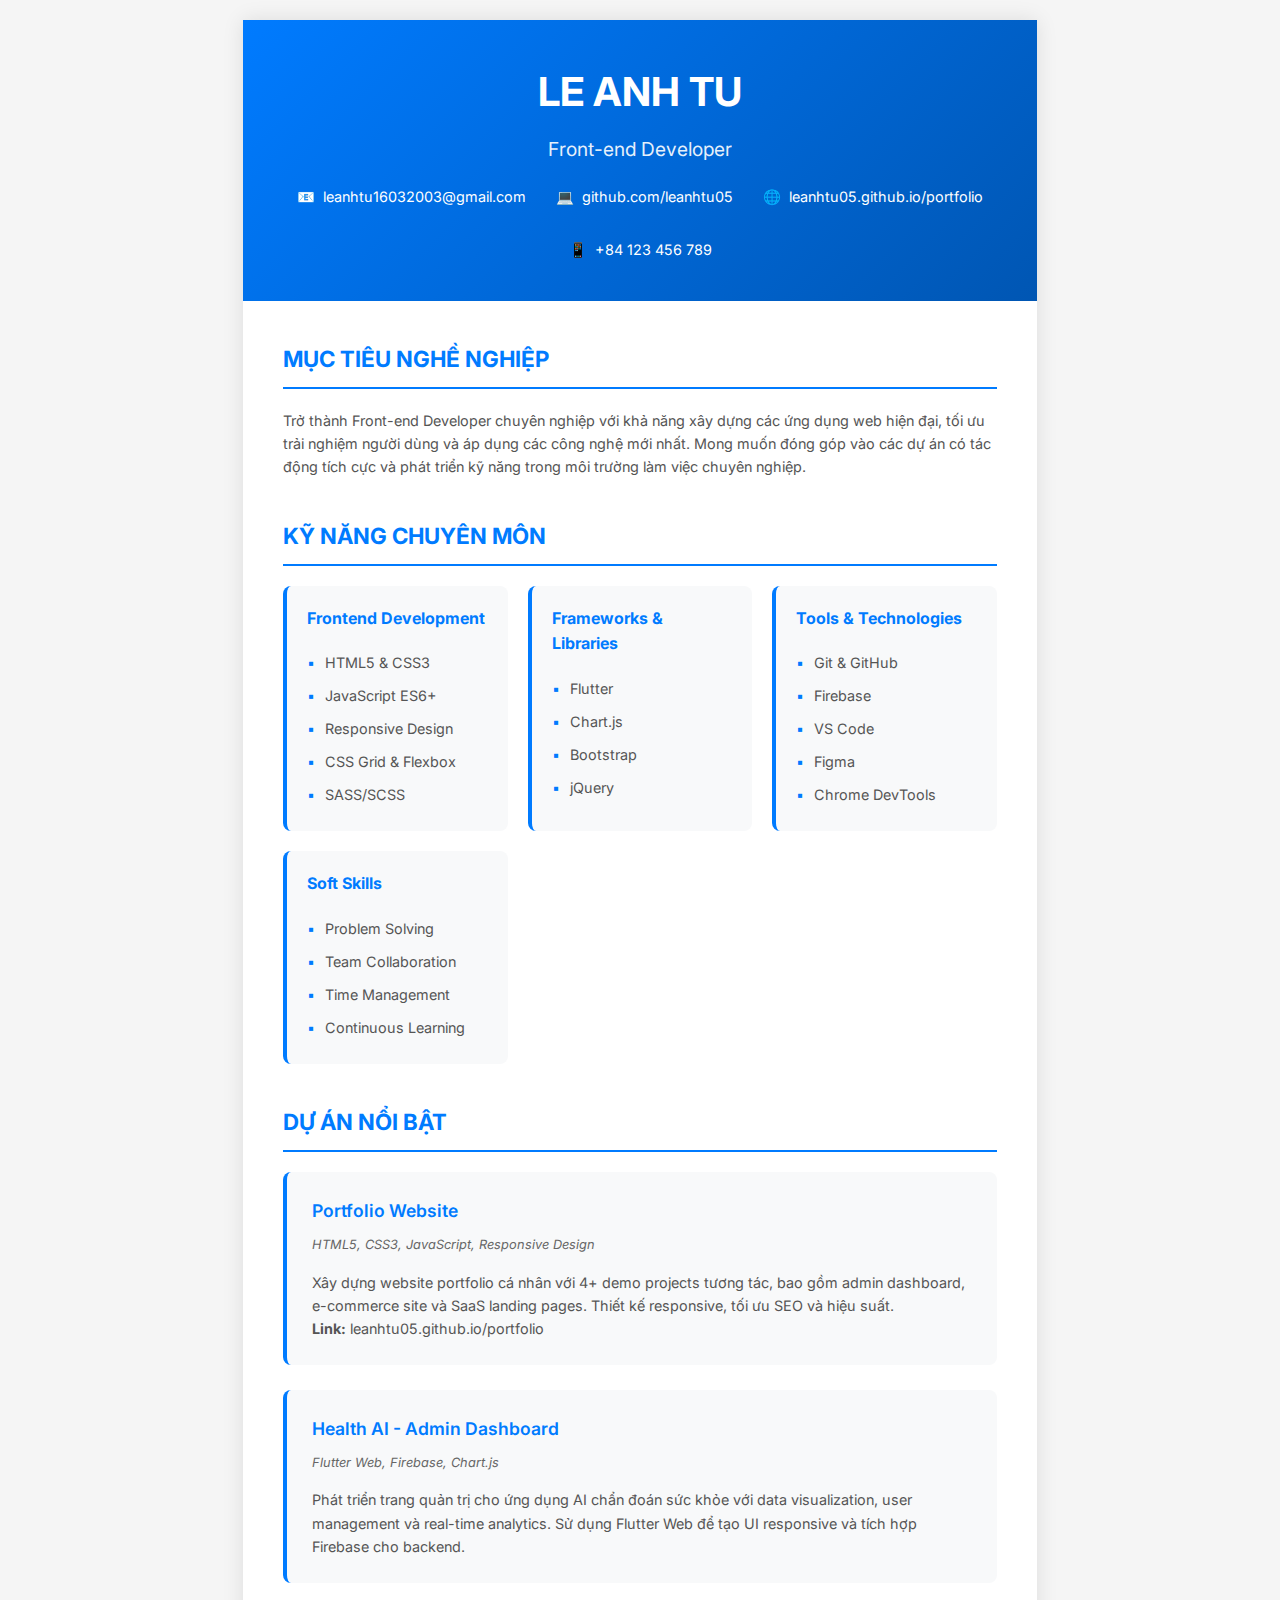
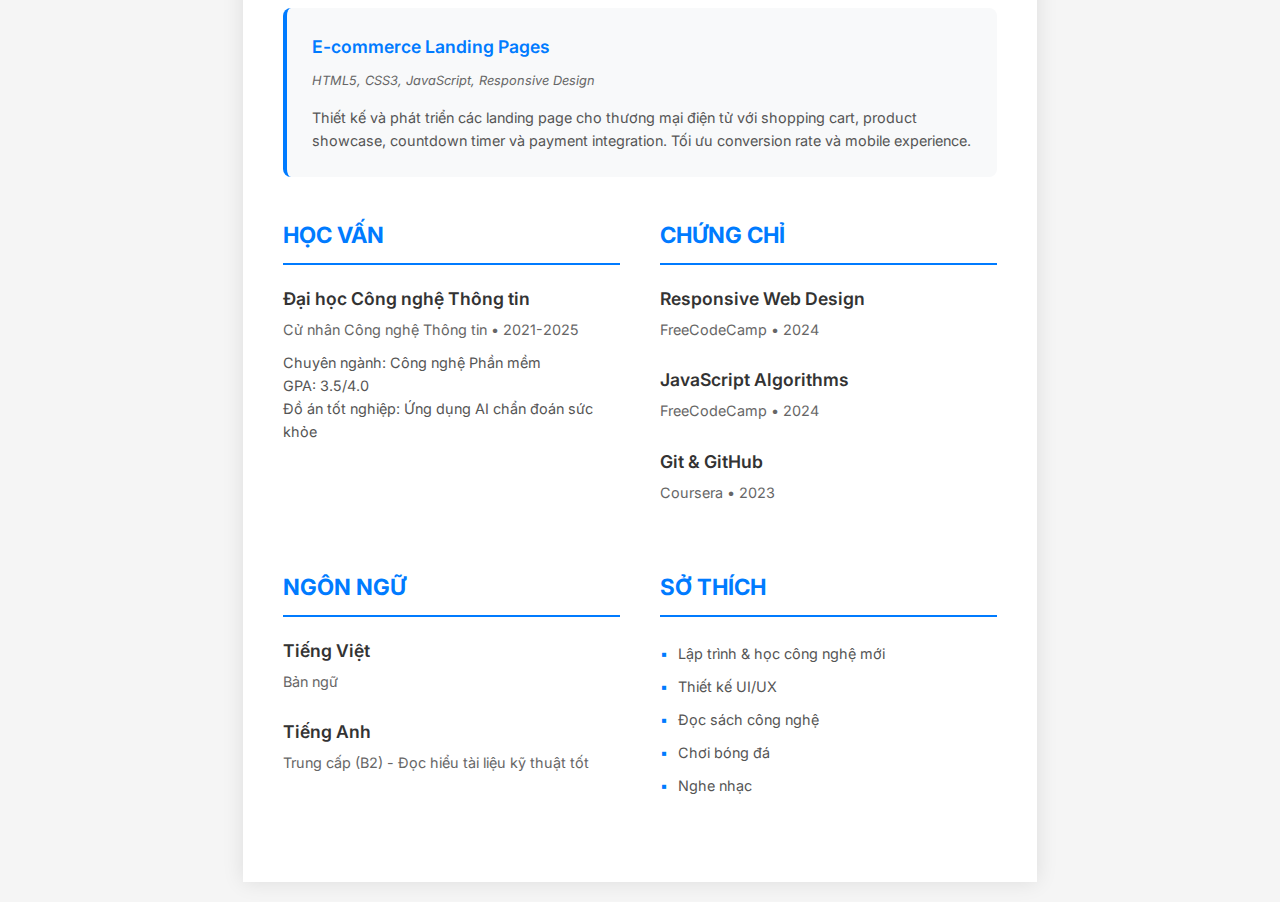
<file: cv-template.html>
<!DOCTYPE html>
<html lang="vi">
<head>
    <meta charset="UTF-8">
    <meta name="viewport" content="width=device-width, initial-scale=1.0">
    <title>CV - Le Anh Tu</title>
    <link href="https://fonts.googleapis.com/css2?family=Inter:wght@300;400;500;600;700&display=swap" rel="stylesheet">
    <style>
        * {
            margin: 0;
            padding: 0;
            box-sizing: border-box;
        }

        body {
            font-family: 'Inter', sans-serif;
            line-height: 1.6;
            color: #333;
            background: #f5f5f5;
        }

        .cv-container {
            max-width: 210mm;
            margin: 20px auto;
            background: white;
            box-shadow: 0 0 20px rgba(0,0,0,0.1);
            min-height: 297mm;
        }

        .cv-header {
            background: linear-gradient(135deg, #007bff, #0056b3);
            color: white;
            padding: 40px;
            text-align: center;
        }

        .cv-name {
            font-size: 2.5rem;
            font-weight: 700;
            margin-bottom: 10px;
        }

        .cv-title {
            font-size: 1.2rem;
            font-weight: 400;
            opacity: 0.9;
            margin-bottom: 20px;
        }

        .cv-contact {
            display: flex;
            justify-content: center;
            gap: 30px;
            flex-wrap: wrap;
            font-size: 0.9rem;
        }

        .cv-contact-item {
            display: flex;
            align-items: center;
            gap: 8px;
        }

        .cv-body {
            padding: 40px;
        }

        .cv-section {
            margin-bottom: 40px;
        }

        .cv-section-title {
            font-size: 1.4rem;
            font-weight: 700;
            color: #007bff;
            margin-bottom: 20px;
            padding-bottom: 10px;
            border-bottom: 2px solid #007bff;
        }

        .cv-grid {
            display: grid;
            grid-template-columns: 1fr 1fr;
            gap: 40px;
        }

        .cv-item {
            margin-bottom: 25px;
        }

        .cv-item-title {
            font-size: 1.1rem;
            font-weight: 600;
            color: #333;
            margin-bottom: 5px;
        }

        .cv-item-subtitle {
            font-size: 0.9rem;
            color: #666;
            margin-bottom: 10px;
        }

        .cv-item-description {
            font-size: 0.9rem;
            color: #555;
            line-height: 1.6;
        }

        .skills-grid {
            display: grid;
            grid-template-columns: repeat(auto-fit, minmax(200px, 1fr));
            gap: 20px;
        }

        .skill-category {
            background: #f8f9fa;
            padding: 20px;
            border-radius: 8px;
            border-left: 4px solid #007bff;
        }

        .skill-category h4 {
            color: #007bff;
            margin-bottom: 15px;
            font-size: 1rem;
        }

        .skill-list {
            list-style: none;
        }

        .skill-list li {
            padding: 5px 0;
            font-size: 0.9rem;
            color: #555;
        }

        .skill-list li::before {
            content: "▪";
            color: #007bff;
            margin-right: 10px;
        }

        .projects-grid {
            display: grid;
            gap: 25px;
        }

        .project-item {
            background: #f8f9fa;
            padding: 25px;
            border-radius: 8px;
            border-left: 4px solid #007bff;
        }

        .project-title {
            font-size: 1.1rem;
            font-weight: 600;
            color: #007bff;
            margin-bottom: 10px;
        }

        .project-tech {
            font-size: 0.8rem;
            color: #666;
            margin-bottom: 15px;
            font-style: italic;
        }

        .project-description {
            font-size: 0.9rem;
            color: #555;
            line-height: 1.6;
        }

        @media print {
            body {
                background: white;
            }
            .cv-container {
                box-shadow: none;
                margin: 0;
            }
        }

        @media (max-width: 768px) {
            .cv-grid {
                grid-template-columns: 1fr;
                gap: 30px;
            }
            
            .cv-contact {
                flex-direction: column;
                gap: 15px;
            }
            
            .skills-grid {
                grid-template-columns: 1fr;
            }
            
            .cv-container {
                margin: 10px;
            }
            
            .cv-header, .cv-body {
                padding: 20px;
            }
        }
    </style>
</head>
<body>
    <div class="cv-container">
        <!-- Header -->
        <div class="cv-header">
            <h1 class="cv-name">LE ANH TU</h1>
            <p class="cv-title">Front-end Developer</p>
            <div class="cv-contact">
                <div class="cv-contact-item">
                    <span>📧</span>
                    <span>leanhtu16032003@gmail.com</span>
                </div>
                <div class="cv-contact-item">
                    <span>💻</span>
                    <span>github.com/leanhtu05</span>
                </div>
                <div class="cv-contact-item">
                    <span>🌐</span>
                    <span>leanhtu05.github.io/portfolio</span>
                </div>
                <div class="cv-contact-item">
                    <span>📱</span>
                    <span>+84 123 456 789</span>
                </div>
            </div>
        </div>

        <!-- Body -->
        <div class="cv-body">
            <!-- Objective -->
            <div class="cv-section">
                <h2 class="cv-section-title">MỤC TIÊU NGHỀ NGHIỆP</h2>
                <p class="cv-item-description">
                    Trở thành Front-end Developer chuyên nghiệp với khả năng xây dựng các ứng dụng web hiện đại, 
                    tối ưu trải nghiệm người dùng và áp dụng các công nghệ mới nhất. Mong muốn đóng góp vào 
                    các dự án có tác động tích cực và phát triển kỹ năng trong môi trường làm việc chuyên nghiệp.
                </p>
            </div>

            <!-- Skills -->
            <div class="cv-section">
                <h2 class="cv-section-title">KỸ NĂNG CHUYÊN MÔN</h2>
                <div class="skills-grid">
                    <div class="skill-category">
                        <h4>Frontend Development</h4>
                        <ul class="skill-list">
                            <li>HTML5 & CSS3</li>
                            <li>JavaScript ES6+</li>
                            <li>Responsive Design</li>
                            <li>CSS Grid & Flexbox</li>
                            <li>SASS/SCSS</li>
                        </ul>
                    </div>
                    <div class="skill-category">
                        <h4>Frameworks & Libraries</h4>
                        <ul class="skill-list">
                            <li>Flutter</li>
                            <li>Chart.js</li>
                            <li>Bootstrap</li>
                            <li>jQuery</li>
                        </ul>
                    </div>
                    <div class="skill-category">
                        <h4>Tools & Technologies</h4>
                        <ul class="skill-list">
                            <li>Git & GitHub</li>
                            <li>Firebase</li>
                            <li>VS Code</li>
                            <li>Figma</li>
                            <li>Chrome DevTools</li>
                        </ul>
                    </div>
                    <div class="skill-category">
                        <h4>Soft Skills</h4>
                        <ul class="skill-list">
                            <li>Problem Solving</li>
                            <li>Team Collaboration</li>
                            <li>Time Management</li>
                            <li>Continuous Learning</li>
                        </ul>
                    </div>
                </div>
            </div>

            <!-- Projects -->
            <div class="cv-section">
                <h2 class="cv-section-title">DỰ ÁN NỔI BẬT</h2>
                <div class="projects-grid">
                    <div class="project-item">
                        <h3 class="project-title">Portfolio Website</h3>
                        <p class="project-tech">HTML5, CSS3, JavaScript, Responsive Design</p>
                        <p class="project-description">
                            Xây dựng website portfolio cá nhân với 4+ demo projects tương tác, bao gồm admin dashboard, 
                            e-commerce site và SaaS landing pages. Thiết kế responsive, tối ưu SEO và hiệu suất.
                            <br><strong>Link:</strong> leanhtu05.github.io/portfolio
                        </p>
                    </div>
                    
                    <div class="project-item">
                        <h3 class="project-title">Health AI - Admin Dashboard</h3>
                        <p class="project-tech">Flutter Web, Firebase, Chart.js</p>
                        <p class="project-description">
                            Phát triển trang quản trị cho ứng dụng AI chẩn đoán sức khỏe với data visualization, 
                            user management và real-time analytics. Sử dụng Flutter Web để tạo UI responsive 
                            và tích hợp Firebase cho backend.
                        </p>
                    </div>
                    
                    <div class="project-item">
                        <h3 class="project-title">E-commerce Landing Pages</h3>
                        <p class="project-tech">HTML5, CSS3, JavaScript, Responsive Design</p>
                        <p class="project-description">
                            Thiết kế và phát triển các landing page cho thương mại điện tử với shopping cart, 
                            product showcase, countdown timer và payment integration. Tối ưu conversion rate 
                            và mobile experience.
                        </p>
                    </div>
                </div>
            </div>

            <!-- Education & Experience -->
            <div class="cv-grid">
                <div class="cv-section">
                    <h2 class="cv-section-title">HỌC VẤN</h2>
                    <div class="cv-item">
                        <h3 class="cv-item-title">Đại học Công nghệ Thông tin</h3>
                        <p class="cv-item-subtitle">Cử nhân Công nghệ Thông tin • 2021-2025</p>
                        <p class="cv-item-description">
                            Chuyên ngành: Công nghệ Phần mềm<br>
                            GPA: 3.5/4.0<br>
                            Đồ án tốt nghiệp: Ứng dụng AI chẩn đoán sức khỏe
                        </p>
                    </div>
                </div>

                <div class="cv-section">
                    <h2 class="cv-section-title">CHỨNG CHỈ</h2>
                    <div class="cv-item">
                        <h3 class="cv-item-title">Responsive Web Design</h3>
                        <p class="cv-item-subtitle">FreeCodeCamp • 2024</p>
                    </div>
                    <div class="cv-item">
                        <h3 class="cv-item-title">JavaScript Algorithms</h3>
                        <p class="cv-item-subtitle">FreeCodeCamp • 2024</p>
                    </div>
                    <div class="cv-item">
                        <h3 class="cv-item-title">Git & GitHub</h3>
                        <p class="cv-item-subtitle">Coursera • 2023</p>
                    </div>
                </div>
            </div>

            <!-- Languages & Interests -->
            <div class="cv-grid">
                <div class="cv-section">
                    <h2 class="cv-section-title">NGÔN NGỮ</h2>
                    <div class="cv-item">
                        <h3 class="cv-item-title">Tiếng Việt</h3>
                        <p class="cv-item-subtitle">Bản ngữ</p>
                    </div>
                    <div class="cv-item">
                        <h3 class="cv-item-title">Tiếng Anh</h3>
                        <p class="cv-item-subtitle">Trung cấp (B2) - Đọc hiểu tài liệu kỹ thuật tốt</p>
                    </div>
                </div>

                <div class="cv-section">
                    <h2 class="cv-section-title">SỞ THÍCH</h2>
                    <ul class="skill-list">
                        <li>Lập trình & học công nghệ mới</li>
                        <li>Thiết kế UI/UX</li>
                        <li>Đọc sách công nghệ</li>
                        <li>Chơi bóng đá</li>
                        <li>Nghe nhạc</li>
                    </ul>
                </div>
            </div>
        </div>
    </div>

    <script>
        // Print functionality
        function printCV() {
            window.print();
        }

        // Add print button if needed
        document.addEventListener('keydown', function(e) {
            if (e.ctrlKey && e.key === 'p') {
                e.preventDefault();
                printCV();
            }
        });
    </script>
</body>
</html>
</file>
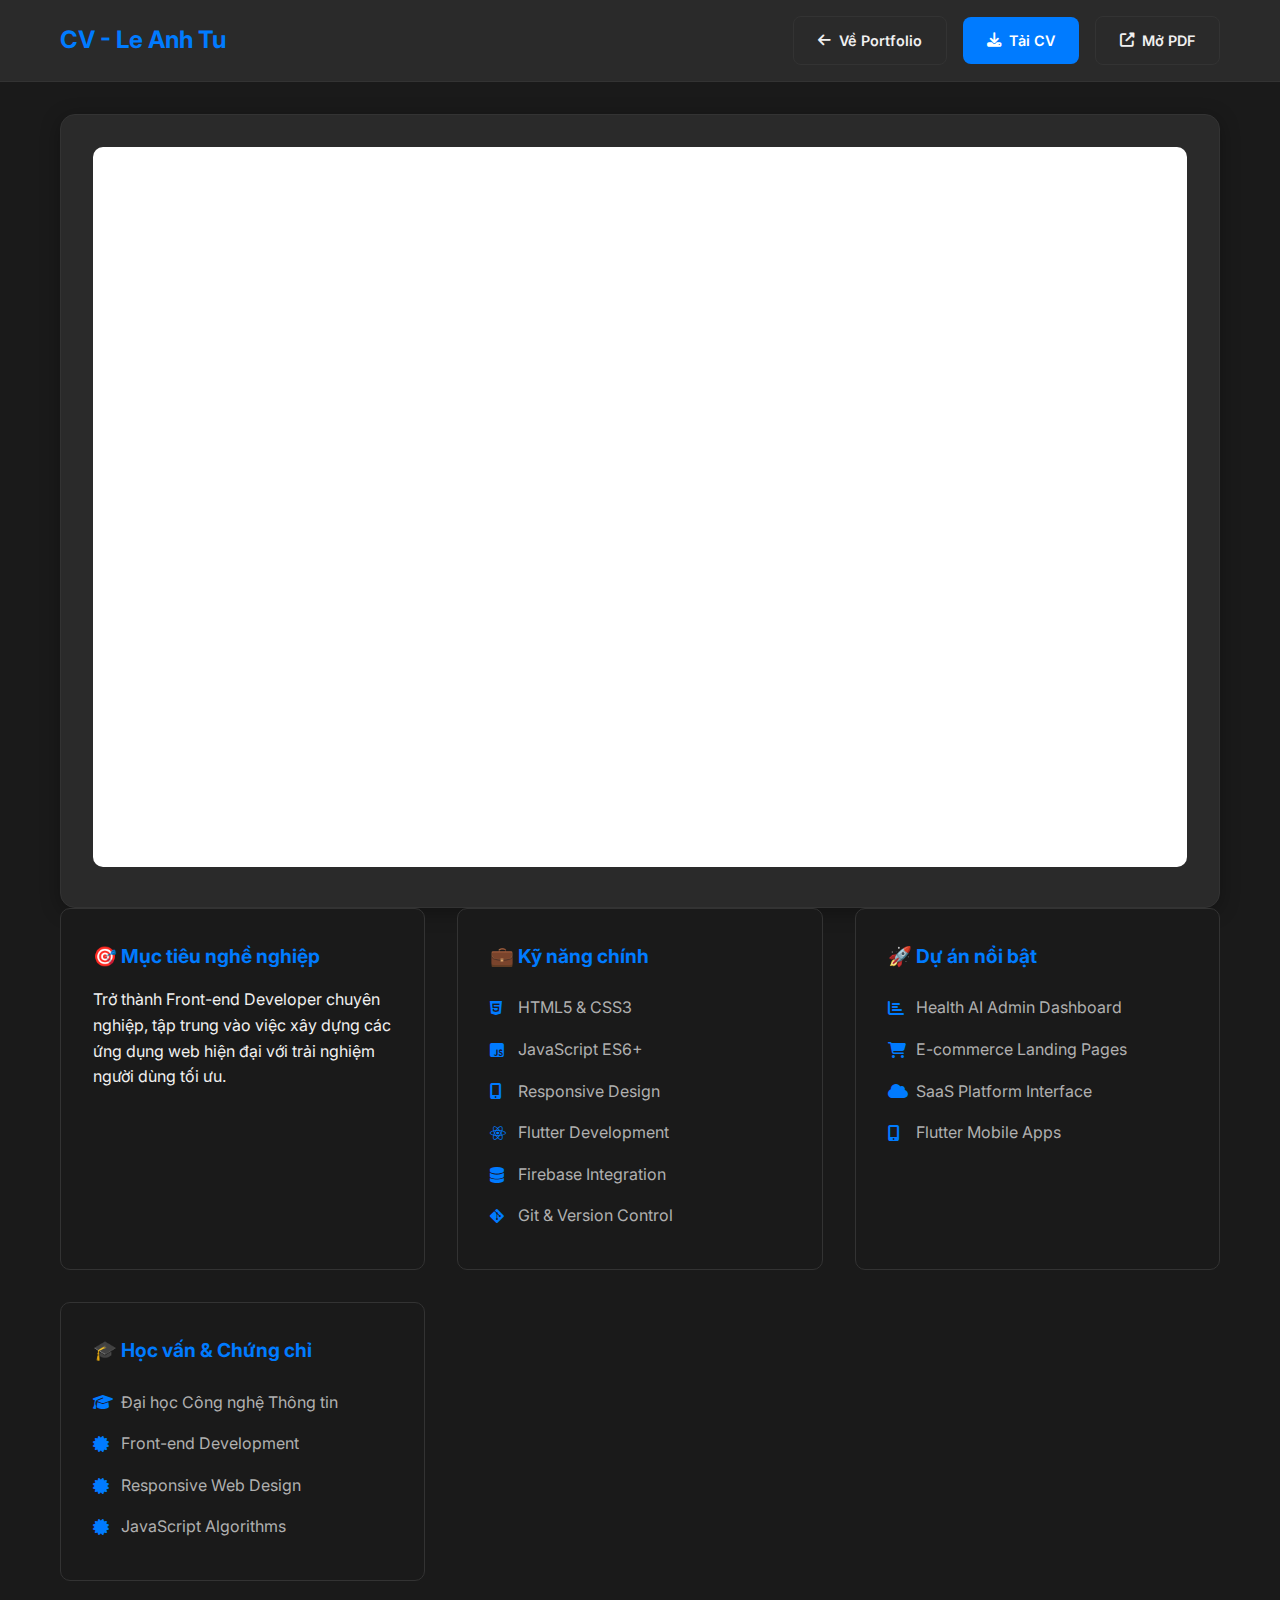
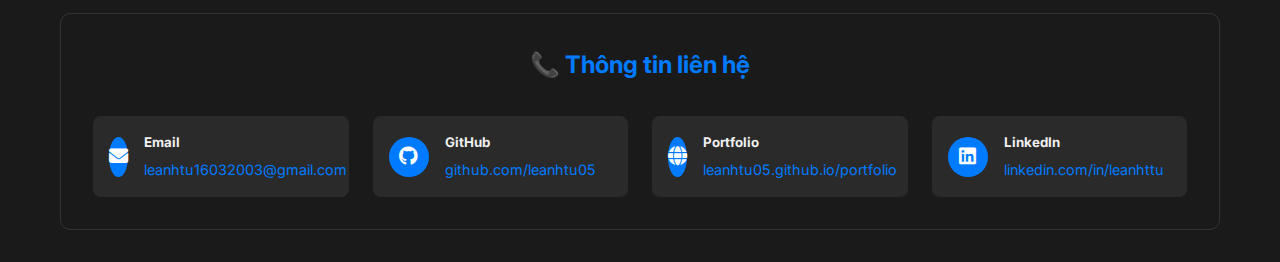
<file: cv-viewer.html>
<!DOCTYPE html>
<html lang="vi">
<head>
    <meta charset="UTF-8">
    <meta name="viewport" content="width=device-width, initial-scale=1.0">
    <title>CV - Le Anh Tu | Front-end Developer</title>
    <link rel="preconnect" href="https://fonts.googleapis.com">
    <link rel="preconnect" href="https://fonts.gstatic.com" crossorigin>
    <link href="https://fonts.googleapis.com/css2?family=Inter:wght@300;400;500;600;700&display=swap" rel="stylesheet">
    <link rel="stylesheet" href="https://cdnjs.cloudflare.com/ajax/libs/font-awesome/6.4.0/css/all.min.css">
    <style>
        * {
            margin: 0;
            padding: 0;
            box-sizing: border-box;
        }

        :root {
            --primary-bg: #1a1a1a;
            --secondary-bg: #2a2a2a;
            --text-primary: #f0f0f0;
            --text-secondary: #b0b0b0;
            --accent-color: #007bff;
            --accent-hover: #0056b3;
            --border-color: #333;
            --shadow: 0 4px 20px rgba(0, 0, 0, 0.3);
            --transition: all 0.3s ease;
        }

        body {
            font-family: 'Inter', sans-serif;
            background-color: var(--primary-bg);
            color: var(--text-primary);
            line-height: 1.6;
            min-height: 100vh;
        }

        .header {
            background: var(--secondary-bg);
            padding: 1rem 0;
            border-bottom: 1px solid var(--border-color);
            position: sticky;
            top: 0;
            z-index: 100;
        }

        .header-container {
            max-width: 1200px;
            margin: 0 auto;
            padding: 0 20px;
            display: flex;
            justify-content: space-between;
            align-items: center;
        }

        .header-title {
            font-size: 1.5rem;
            font-weight: 700;
            color: var(--accent-color);
        }

        .header-actions {
            display: flex;
            gap: 1rem;
            align-items: center;
        }

        .btn {
            padding: 0.75rem 1.5rem;
            border: none;
            border-radius: 8px;
            font-weight: 600;
            cursor: pointer;
            transition: var(--transition);
            text-decoration: none;
            display: inline-flex;
            align-items: center;
            gap: 0.5rem;
            font-size: 0.9rem;
        }

        .btn-primary {
            background: var(--accent-color);
            color: white;
        }

        .btn-primary:hover {
            background: var(--accent-hover);
            transform: translateY(-2px);
        }

        .btn-secondary {
            background: transparent;
            color: var(--text-primary);
            border: 1px solid var(--border-color);
        }

        .btn-secondary:hover {
            border-color: var(--accent-color);
            color: var(--accent-color);
        }

        .cv-container {
            max-width: 1200px;
            margin: 2rem auto;
            padding: 0 20px;
        }

        .cv-viewer {
            background: var(--secondary-bg);
            border-radius: 15px;
            padding: 2rem;
            border: 1px solid var(--border-color);
            box-shadow: var(--shadow);
        }

        .cv-embed {
            width: 100%;
            height: 80vh;
            border: none;
            border-radius: 10px;
            background: white;
        }

        .cv-fallback {
            text-align: center;
            padding: 3rem;
            background: var(--primary-bg);
            border-radius: 10px;
            border: 2px dashed var(--border-color);
        }

        .cv-fallback h3 {
            font-size: 1.5rem;
            margin-bottom: 1rem;
            color: var(--text-primary);
        }

        .cv-fallback p {
            color: var(--text-secondary);
            margin-bottom: 2rem;
        }

        .cv-info {
            display: grid;
            grid-template-columns: repeat(auto-fit, minmax(300px, 1fr));
            gap: 2rem;
            margin-bottom: 2rem;
        }

        .info-card {
            background: var(--primary-bg);
            padding: 2rem;
            border-radius: 10px;
            border: 1px solid var(--border-color);
        }

        .info-card h4 {
            color: var(--accent-color);
            margin-bottom: 1rem;
            font-size: 1.2rem;
        }

        .info-list {
            list-style: none;
        }

        .info-list li {
            padding: 0.5rem 0;
            display: flex;
            align-items: center;
            gap: 0.5rem;
            color: var(--text-secondary);
        }

        .info-list li i {
            color: var(--accent-color);
            width: 20px;
        }

        .contact-info {
            background: var(--primary-bg);
            padding: 2rem;
            border-radius: 10px;
            border: 1px solid var(--border-color);
            margin-top: 2rem;
        }

        .contact-grid {
            display: grid;
            grid-template-columns: repeat(auto-fit, minmax(250px, 1fr));
            gap: 1.5rem;
        }

        .contact-item {
            display: flex;
            align-items: center;
            gap: 1rem;
            padding: 1rem;
            background: var(--secondary-bg);
            border-radius: 8px;
            transition: var(--transition);
        }

        .contact-item:hover {
            transform: translateY(-2px);
            box-shadow: var(--shadow);
        }

        .contact-icon {
            width: 40px;
            height: 40px;
            background: var(--accent-color);
            border-radius: 50%;
            display: flex;
            align-items: center;
            justify-content: center;
            color: white;
            font-size: 1.2rem;
        }

        .contact-details h5 {
            color: var(--text-primary);
            margin-bottom: 0.25rem;
        }

        .contact-details p {
            color: var(--text-secondary);
            font-size: 0.9rem;
        }

        .contact-details a {
            color: var(--accent-color);
            text-decoration: none;
        }

        .contact-details a:hover {
            text-decoration: underline;
        }

        @media (max-width: 768px) {
            .header-container {
                flex-direction: column;
                gap: 1rem;
            }

            .header-actions {
                flex-wrap: wrap;
                justify-content: center;
            }

            .cv-viewer {
                padding: 1rem;
            }

            .cv-embed {
                height: 60vh;
            }

            .cv-info {
                grid-template-columns: 1fr;
            }

            .contact-grid {
                grid-template-columns: 1fr;
            }
        }
    </style>
</head>
<body>
    <header class="header">
        <div class="header-container">
            <h1 class="header-title">CV - Le Anh Tu</h1>
            <div class="header-actions">
                <a href="index.html" class="btn btn-secondary">
                    <i class="fas fa-arrow-left"></i>
                    Về Portfolio
                </a>
                <a href="assets/cv.pdf" download class="btn btn-primary">
                    <i class="fas fa-download"></i>
                    Tải CV
                </a>
                <a href="assets/cv.pdf" target="_blank" class="btn btn-secondary">
                    <i class="fas fa-external-link-alt"></i>
                    Mở PDF
                </a>
            </div>
        </div>
    </header>

    <div class="cv-container">
        <div class="cv-viewer">
            <iframe 
                src="assets/cv.pdf" 
                class="cv-embed"
                title="CV Le Anh Tu">
            </iframe>
            
            <!-- Fallback nếu PDF không load được -->
            <div class="cv-fallback" style="display: none;" id="cv-fallback">
                <h3>📄 CV không thể hiển thị</h3>
                <p>Trình duyệt của bạn không hỗ trợ xem PDF trực tiếp. Vui lòng tải xuống để xem.</p>
                <a href="assets/cv.pdf" download class="btn btn-primary">
                    <i class="fas fa-download"></i>
                    Tải CV (PDF)
                </a>
            </div>
        </div>

        <div class="cv-info">
            <div class="info-card">
                <h4>🎯 Mục tiêu nghề nghiệp</h4>
                <p>Trở thành Front-end Developer chuyên nghiệp, tập trung vào việc xây dựng các ứng dụng web hiện đại với trải nghiệm người dùng tối ưu.</p>
            </div>

            <div class="info-card">
                <h4>💼 Kỹ năng chính</h4>
                <ul class="info-list">
                    <li><i class="fab fa-html5"></i> HTML5 & CSS3</li>
                    <li><i class="fab fa-js-square"></i> JavaScript ES6+</li>
                    <li><i class="fas fa-mobile-alt"></i> Responsive Design</li>
                    <li><i class="fab fa-react"></i> Flutter Development</li>
                    <li><i class="fas fa-database"></i> Firebase Integration</li>
                    <li><i class="fab fa-git-alt"></i> Git & Version Control</li>
                </ul>
            </div>

            <div class="info-card">
                <h4>🚀 Dự án nổi bật</h4>
                <ul class="info-list">
                    <li><i class="fas fa-chart-bar"></i> Health AI Admin Dashboard</li>
                    <li><i class="fas fa-shopping-cart"></i> E-commerce Landing Pages</li>
                    <li><i class="fas fa-cloud"></i> SaaS Platform Interface</li>
                    <li><i class="fas fa-mobile-alt"></i> Flutter Mobile Apps</li>
                </ul>
            </div>

            <div class="info-card">
                <h4>🎓 Học vấn & Chứng chỉ</h4>
                <ul class="info-list">
                    <li><i class="fas fa-graduation-cap"></i> Đại học Công nghệ Thông tin</li>
                    <li><i class="fas fa-certificate"></i> Front-end Development</li>
                    <li><i class="fas fa-certificate"></i> Responsive Web Design</li>
                    <li><i class="fas fa-certificate"></i> JavaScript Algorithms</li>
                </ul>
            </div>
        </div>

        <div class="contact-info">
            <h4 style="text-align: center; margin-bottom: 2rem; color: var(--accent-color); font-size: 1.5rem;">
                📞 Thông tin liên hệ
            </h4>
            <div class="contact-grid">
                <div class="contact-item">
                    <div class="contact-icon">
                        <i class="fas fa-envelope"></i>
                    </div>
                    <div class="contact-details">
                        <h5>Email</h5>
                        <p><a href="mailto:leanhtu16032003@gmail.com">leanhtu16032003@gmail.com</a></p>
                    </div>
                </div>

                <div class="contact-item">
                    <div class="contact-icon">
                        <i class="fab fa-github"></i>
                    </div>
                    <div class="contact-details">
                        <h5>GitHub</h5>
                        <p><a href="https://github.com/leanhtu05" target="_blank">github.com/leanhtu05</a></p>
                    </div>
                </div>

                <div class="contact-item">
                    <div class="contact-icon">
                        <i class="fas fa-globe"></i>
                    </div>
                    <div class="contact-details">
                        <h5>Portfolio</h5>
                        <p><a href="https://leanhtu05.github.io/portfolio/" target="_blank">leanhtu05.github.io/portfolio</a></p>
                    </div>
                </div>

                <div class="contact-item">
                    <div class="contact-icon">
                        <i class="fab fa-linkedin"></i>
                    </div>
                    <div class="contact-details">
                        <h5>LinkedIn</h5>
                        <p><a href="https://linkedin.com/in/leanhttu" target="_blank">linkedin.com/in/leanhttu</a></p>
                    </div>
                </div>
            </div>
        </div>
    </div>

    <script>
        // Kiểm tra xem PDF có load được không
        const iframe = document.querySelector('.cv-embed');
        const fallback = document.getElementById('cv-fallback');

        iframe.onload = function() {
            console.log('CV PDF loaded successfully');
        };

        iframe.onerror = function() {
            console.log('CV PDF failed to load, showing fallback');
            iframe.style.display = 'none';
            fallback.style.display = 'block';
        };

        // Timeout fallback nếu PDF không load trong 5 giây
        setTimeout(() => {
            if (!iframe.contentDocument && !iframe.contentWindow) {
                iframe.style.display = 'none';
                fallback.style.display = 'block';
            }
        }, 5000);
    </script>
</body>
</html>
</file>
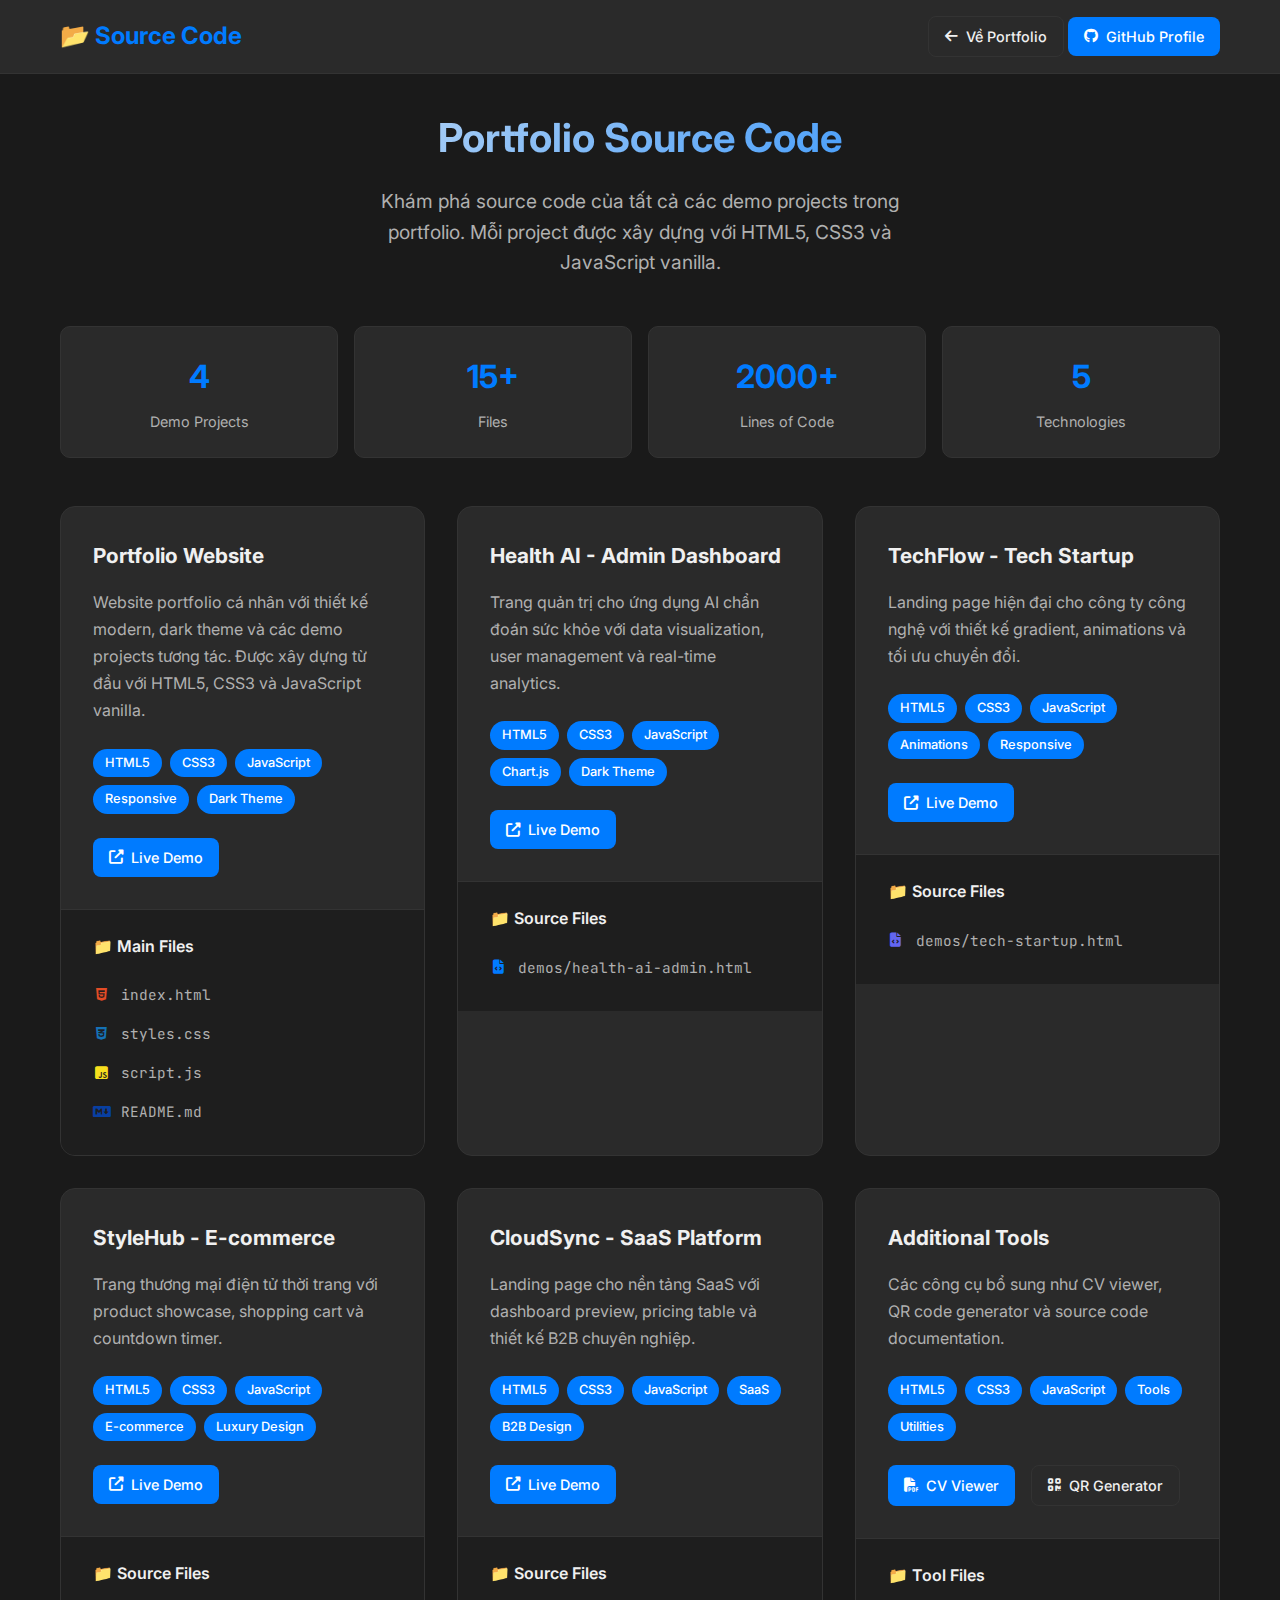
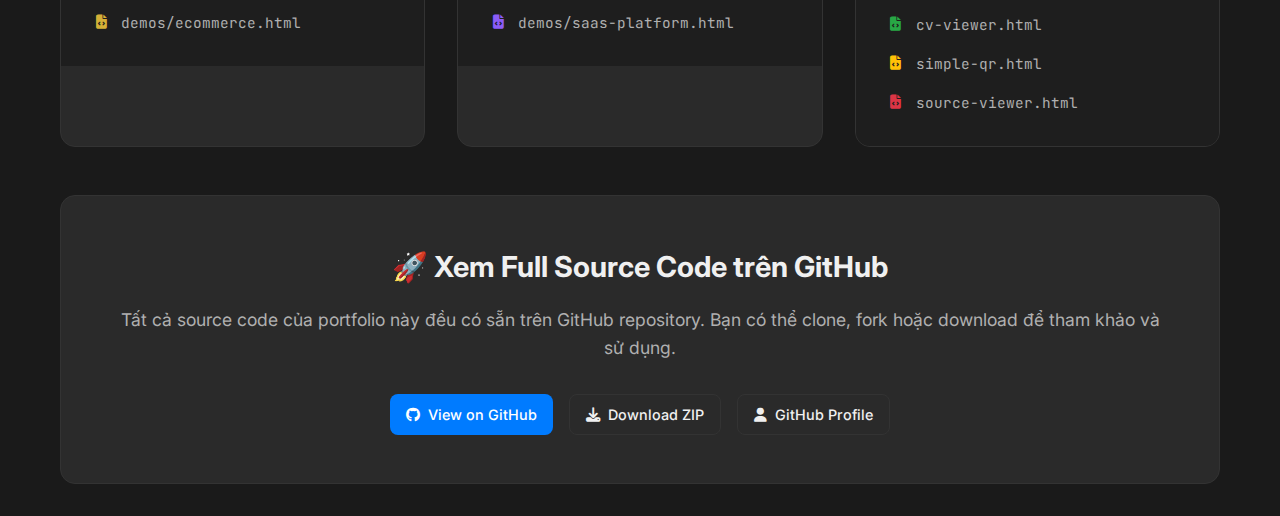
<file: source-viewer.html>
<!DOCTYPE html>
<html lang="vi">
<head>
    <meta charset="UTF-8">
    <meta name="viewport" content="width=device-width, initial-scale=1.0">
    <title>Source Code - Portfolio Projects</title>
    <link href="https://fonts.googleapis.com/css2?family=Inter:wght@300;400;500;600;700&family=JetBrains+Mono:wght@300;400;500;600&display=swap" rel="stylesheet">
    <link rel="stylesheet" href="https://cdnjs.cloudflare.com/ajax/libs/font-awesome/6.4.0/css/all.min.css">
    <style>
        * {
            margin: 0;
            padding: 0;
            box-sizing: border-box;
        }

        :root {
            --primary-bg: #1a1a1a;
            --secondary-bg: #2a2a2a;
            --code-bg: #1e1e1e;
            --text-primary: #f0f0f0;
            --text-secondary: #b0b0b0;
            --accent-color: #007bff;
            --accent-hover: #0056b3;
            --border-color: #333;
            --shadow: 0 4px 20px rgba(0, 0, 0, 0.3);
            --transition: all 0.3s ease;
        }

        body {
            font-family: 'Inter', sans-serif;
            background-color: var(--primary-bg);
            color: var(--text-primary);
            line-height: 1.6;
        }

        .header {
            background: var(--secondary-bg);
            padding: 1rem 0;
            border-bottom: 1px solid var(--border-color);
            position: sticky;
            top: 0;
            z-index: 100;
        }

        .header-container {
            max-width: 1200px;
            margin: 0 auto;
            padding: 0 20px;
            display: flex;
            justify-content: space-between;
            align-items: center;
        }

        .header-title {
            font-size: 1.5rem;
            font-weight: 700;
            color: var(--accent-color);
        }

        .btn {
            padding: 0.5rem 1rem;
            border: none;
            border-radius: 8px;
            font-weight: 500;
            cursor: pointer;
            transition: var(--transition);
            text-decoration: none;
            display: inline-flex;
            align-items: center;
            gap: 0.5rem;
            font-size: 0.9rem;
        }

        .btn-primary {
            background: var(--accent-color);
            color: white;
        }

        .btn-primary:hover {
            background: var(--accent-hover);
        }

        .btn-secondary {
            background: transparent;
            color: var(--text-primary);
            border: 1px solid var(--border-color);
        }

        .btn-secondary:hover {
            border-color: var(--accent-color);
            color: var(--accent-color);
        }

        .container {
            max-width: 1200px;
            margin: 0 auto;
            padding: 2rem 20px;
        }

        .intro-section {
            text-align: center;
            margin-bottom: 3rem;
        }

        .intro-title {
            font-size: 2.5rem;
            font-weight: 700;
            margin-bottom: 1rem;
            background: linear-gradient(135deg, var(--text-primary), var(--accent-color));
            -webkit-background-clip: text;
            -webkit-text-fill-color: transparent;
            background-clip: text;
        }

        .intro-description {
            font-size: 1.2rem;
            color: var(--text-secondary);
            max-width: 600px;
            margin: 0 auto 2rem;
        }

        .stats-grid {
            display: grid;
            grid-template-columns: repeat(auto-fit, minmax(200px, 1fr));
            gap: 1rem;
            margin-bottom: 3rem;
        }

        .stat-card {
            background: var(--secondary-bg);
            padding: 1.5rem;
            border-radius: 10px;
            border: 1px solid var(--border-color);
            text-align: center;
        }

        .stat-number {
            font-size: 2rem;
            font-weight: 700;
            color: var(--accent-color);
            margin-bottom: 0.5rem;
        }

        .stat-label {
            color: var(--text-secondary);
            font-size: 0.9rem;
        }

        .projects-grid {
            display: grid;
            grid-template-columns: repeat(auto-fit, minmax(350px, 1fr));
            gap: 2rem;
        }

        .project-card {
            background: var(--secondary-bg);
            border-radius: 15px;
            border: 1px solid var(--border-color);
            overflow: hidden;
            transition: var(--transition);
        }

        .project-card:hover {
            transform: translateY(-5px);
            box-shadow: var(--shadow);
        }

        .project-header {
            padding: 2rem;
            border-bottom: 1px solid var(--border-color);
        }

        .project-title {
            font-size: 1.3rem;
            font-weight: 700;
            margin-bottom: 1rem;
            color: var(--text-primary);
        }

        .project-description {
            color: var(--text-secondary);
            margin-bottom: 1.5rem;
            line-height: 1.7;
        }

        .project-tech {
            display: flex;
            gap: 0.5rem;
            flex-wrap: wrap;
            margin-bottom: 1.5rem;
        }

        .tech-tag {
            padding: 0.25rem 0.75rem;
            background: var(--accent-color);
            color: white;
            border-radius: 15px;
            font-size: 0.8rem;
            font-weight: 500;
        }

        .project-links {
            display: flex;
            gap: 1rem;
            flex-wrap: wrap;
        }

        .project-files {
            padding: 1.5rem 2rem;
            background: var(--code-bg);
        }

        .files-title {
            font-size: 1rem;
            font-weight: 600;
            margin-bottom: 1rem;
            color: var(--text-primary);
        }

        .file-list {
            list-style: none;
        }

        .file-item {
            display: flex;
            align-items: center;
            gap: 0.75rem;
            padding: 0.5rem 0;
            color: var(--text-secondary);
            font-family: 'JetBrains Mono', monospace;
            font-size: 0.9rem;
        }

        .file-icon {
            width: 16px;
            text-align: center;
        }

        .github-section {
            background: var(--secondary-bg);
            padding: 3rem;
            border-radius: 15px;
            border: 1px solid var(--border-color);
            text-align: center;
            margin-top: 3rem;
        }

        .github-title {
            font-size: 1.8rem;
            font-weight: 700;
            margin-bottom: 1rem;
            color: var(--text-primary);
        }

        .github-description {
            color: var(--text-secondary);
            margin-bottom: 2rem;
            font-size: 1.1rem;
        }

        .github-links {
            display: flex;
            gap: 1rem;
            justify-content: center;
            flex-wrap: wrap;
        }

        @media (max-width: 768px) {
            .header-container {
                flex-direction: column;
                gap: 1rem;
            }

            .intro-title {
                font-size: 2rem;
            }

            .projects-grid {
                grid-template-columns: 1fr;
            }

            .stats-grid {
                grid-template-columns: repeat(2, 1fr);
            }

            .github-links {
                flex-direction: column;
                align-items: center;
            }
        }
    </style>
</head>
<body>
    <header class="header">
        <div class="header-container">
            <h1 class="header-title">📂 Source Code</h1>
            <div class="header-nav">
                <a href="index.html" class="btn btn-secondary">
                    <i class="fas fa-arrow-left"></i>
                    Về Portfolio
                </a>
                <a href="https://github.com/leanhtu05" target="_blank" class="btn btn-primary">
                    <i class="fab fa-github"></i>
                    GitHub Profile
                </a>
            </div>
        </div>
    </header>

    <div class="container">
        <div class="intro-section">
            <h1 class="intro-title">Portfolio Source Code</h1>
            <p class="intro-description">
                Khám phá source code của tất cả các demo projects trong portfolio. 
                Mỗi project được xây dựng với HTML5, CSS3 và JavaScript vanilla.
            </p>
        </div>

        <!-- Project Statistics -->
        <div class="stats-grid">
            <div class="stat-card">
                <div class="stat-number">4</div>
                <div class="stat-label">Demo Projects</div>
            </div>
            <div class="stat-card">
                <div class="stat-number">15+</div>
                <div class="stat-label">Files</div>
            </div>
            <div class="stat-card">
                <div class="stat-number">2000+</div>
                <div class="stat-label">Lines of Code</div>
            </div>
            <div class="stat-card">
                <div class="stat-number">5</div>
                <div class="stat-label">Technologies</div>
            </div>
        </div>

        <!-- Projects Grid -->
        <div class="projects-grid">
            <!-- Portfolio Main -->
            <div class="project-card">
                <div class="project-header">
                    <h2 class="project-title">Portfolio Website</h2>
                    <p class="project-description">
                        Website portfolio cá nhân với thiết kế modern, dark theme và các demo projects tương tác. 
                        Được xây dựng từ đầu với HTML5, CSS3 và JavaScript vanilla.
                    </p>
                    <div class="project-tech">
                        <span class="tech-tag">HTML5</span>
                        <span class="tech-tag">CSS3</span>
                        <span class="tech-tag">JavaScript</span>
                        <span class="tech-tag">Responsive</span>
                        <span class="tech-tag">Dark Theme</span>
                    </div>
                    <div class="project-links">
                        <a href="index.html" class="btn btn-primary">
                            <i class="fas fa-external-link-alt"></i>
                            Live Demo
                        </a>
                    </div>
                </div>
                <div class="project-files">
                    <h4 class="files-title">📁 Main Files</h4>
                    <ul class="file-list">
                        <li class="file-item">
                            <i class="fab fa-html5 file-icon" style="color: #e34c26;"></i>
                            <span>index.html</span>
                        </li>
                        <li class="file-item">
                            <i class="fab fa-css3-alt file-icon" style="color: #1572b6;"></i>
                            <span>styles.css</span>
                        </li>
                        <li class="file-item">
                            <i class="fab fa-js-square file-icon" style="color: #f7df1e;"></i>
                            <span>script.js</span>
                        </li>
                        <li class="file-item">
                            <i class="fab fa-markdown file-icon" style="color: #083fa1;"></i>
                            <span>README.md</span>
                        </li>
                    </ul>
                </div>
            </div>

            <!-- Health AI Admin -->
            <div class="project-card">
                <div class="project-header">
                    <h2 class="project-title">Health AI - Admin Dashboard</h2>
                    <p class="project-description">
                        Trang quản trị cho ứng dụng AI chẩn đoán sức khỏe với data visualization, 
                        user management và real-time analytics.
                    </p>
                    <div class="project-tech">
                        <span class="tech-tag">HTML5</span>
                        <span class="tech-tag">CSS3</span>
                        <span class="tech-tag">JavaScript</span>
                        <span class="tech-tag">Chart.js</span>
                        <span class="tech-tag">Dark Theme</span>
                    </div>
                    <div class="project-links">
                        <a href="demos/health-ai-admin.html" class="btn btn-primary">
                            <i class="fas fa-external-link-alt"></i>
                            Live Demo
                        </a>
                    </div>
                </div>
                <div class="project-files">
                    <h4 class="files-title">📁 Source Files</h4>
                    <ul class="file-list">
                        <li class="file-item">
                            <i class="fas fa-file-code file-icon" style="color: #007bff;"></i>
                            <span>demos/health-ai-admin.html</span>
                        </li>
                    </ul>
                </div>
            </div>

            <!-- Tech Startup -->
            <div class="project-card">
                <div class="project-header">
                    <h2 class="project-title">TechFlow - Tech Startup</h2>
                    <p class="project-description">
                        Landing page hiện đại cho công ty công nghệ với thiết kế gradient, 
                        animations và tối ưu chuyển đổi.
                    </p>
                    <div class="project-tech">
                        <span class="tech-tag">HTML5</span>
                        <span class="tech-tag">CSS3</span>
                        <span class="tech-tag">JavaScript</span>
                        <span class="tech-tag">Animations</span>
                        <span class="tech-tag">Responsive</span>
                    </div>
                    <div class="project-links">
                        <a href="demos/tech-startup.html" class="btn btn-primary">
                            <i class="fas fa-external-link-alt"></i>
                            Live Demo
                        </a>
                    </div>
                </div>
                <div class="project-files">
                    <h4 class="files-title">📁 Source Files</h4>
                    <ul class="file-list">
                        <li class="file-item">
                            <i class="fas fa-file-code file-icon" style="color: #6366f1;"></i>
                            <span>demos/tech-startup.html</span>
                        </li>
                    </ul>
                </div>
            </div>

            <!-- E-commerce -->
            <div class="project-card">
                <div class="project-header">
                    <h2 class="project-title">StyleHub - E-commerce</h2>
                    <p class="project-description">
                        Trang thương mại điện tử thời trang với product showcase, 
                        shopping cart và countdown timer.
                    </p>
                    <div class="project-tech">
                        <span class="tech-tag">HTML5</span>
                        <span class="tech-tag">CSS3</span>
                        <span class="tech-tag">JavaScript</span>
                        <span class="tech-tag">E-commerce</span>
                        <span class="tech-tag">Luxury Design</span>
                    </div>
                    <div class="project-links">
                        <a href="demos/ecommerce.html" class="btn btn-primary">
                            <i class="fas fa-external-link-alt"></i>
                            Live Demo
                        </a>
                    </div>
                </div>
                <div class="project-files">
                    <h4 class="files-title">📁 Source Files</h4>
                    <ul class="file-list">
                        <li class="file-item">
                            <i class="fas fa-file-code file-icon" style="color: #d4af37;"></i>
                            <span>demos/ecommerce.html</span>
                        </li>
                    </ul>
                </div>
            </div>

            <!-- SaaS Platform -->
            <div class="project-card">
                <div class="project-header">
                    <h2 class="project-title">CloudSync - SaaS Platform</h2>
                    <p class="project-description">
                        Landing page cho nền tảng SaaS với dashboard preview, 
                        pricing table và thiết kế B2B chuyên nghiệp.
                    </p>
                    <div class="project-tech">
                        <span class="tech-tag">HTML5</span>
                        <span class="tech-tag">CSS3</span>
                        <span class="tech-tag">JavaScript</span>
                        <span class="tech-tag">SaaS</span>
                        <span class="tech-tag">B2B Design</span>
                    </div>
                    <div class="project-links">
                        <a href="demos/saas-platform.html" class="btn btn-primary">
                            <i class="fas fa-external-link-alt"></i>
                            Live Demo
                        </a>
                    </div>
                </div>
                <div class="project-files">
                    <h4 class="files-title">📁 Source Files</h4>
                    <ul class="file-list">
                        <li class="file-item">
                            <i class="fas fa-file-code file-icon" style="color: #8b5cf6;"></i>
                            <span>demos/saas-platform.html</span>
                        </li>
                    </ul>
                </div>
            </div>

            <!-- Additional Tools -->
            <div class="project-card">
                <div class="project-header">
                    <h2 class="project-title">Additional Tools</h2>
                    <p class="project-description">
                        Các công cụ bổ sung như CV viewer, QR code generator và 
                        source code documentation.
                    </p>
                    <div class="project-tech">
                        <span class="tech-tag">HTML5</span>
                        <span class="tech-tag">CSS3</span>
                        <span class="tech-tag">JavaScript</span>
                        <span class="tech-tag">Tools</span>
                        <span class="tech-tag">Utilities</span>
                    </div>
                    <div class="project-links">
                        <a href="cv-viewer.html" class="btn btn-primary">
                            <i class="fas fa-file-pdf"></i>
                            CV Viewer
                        </a>
                        <a href="simple-qr.html" class="btn btn-secondary">
                            <i class="fas fa-qrcode"></i>
                            QR Generator
                        </a>
                    </div>
                </div>
                <div class="project-files">
                    <h4 class="files-title">📁 Tool Files</h4>
                    <ul class="file-list">
                        <li class="file-item">
                            <i class="fas fa-file-code file-icon" style="color: #28a745;"></i>
                            <span>cv-viewer.html</span>
                        </li>
                        <li class="file-item">
                            <i class="fas fa-file-code file-icon" style="color: #ffc107;"></i>
                            <span>simple-qr.html</span>
                        </li>
                        <li class="file-item">
                            <i class="fas fa-file-code file-icon" style="color: #dc3545;"></i>
                            <span>source-viewer.html</span>
                        </li>
                    </ul>
                </div>
            </div>
        </div>

        <!-- GitHub Section -->
        <div class="github-section">
            <h2 class="github-title">🚀 Xem Full Source Code trên GitHub</h2>
            <p class="github-description">
                Tất cả source code của portfolio này đều có sẵn trên GitHub repository. 
                Bạn có thể clone, fork hoặc download để tham khảo và sử dụng.
            </p>
            <div class="github-links">
                <a href="https://github.com/leanhtu05/portfolio" target="_blank" class="btn btn-primary">
                    <i class="fab fa-github"></i>
                    View on GitHub
                </a>
                <a href="https://github.com/leanhtu05/portfolio/archive/main.zip" class="btn btn-secondary">
                    <i class="fas fa-download"></i>
                    Download ZIP
                </a>
                <a href="https://github.com/leanhtu05" target="_blank" class="btn btn-secondary">
                    <i class="fas fa-user"></i>
                    GitHub Profile
                </a>
            </div>
        </div>
    </div>
</body>
</html>
</file>
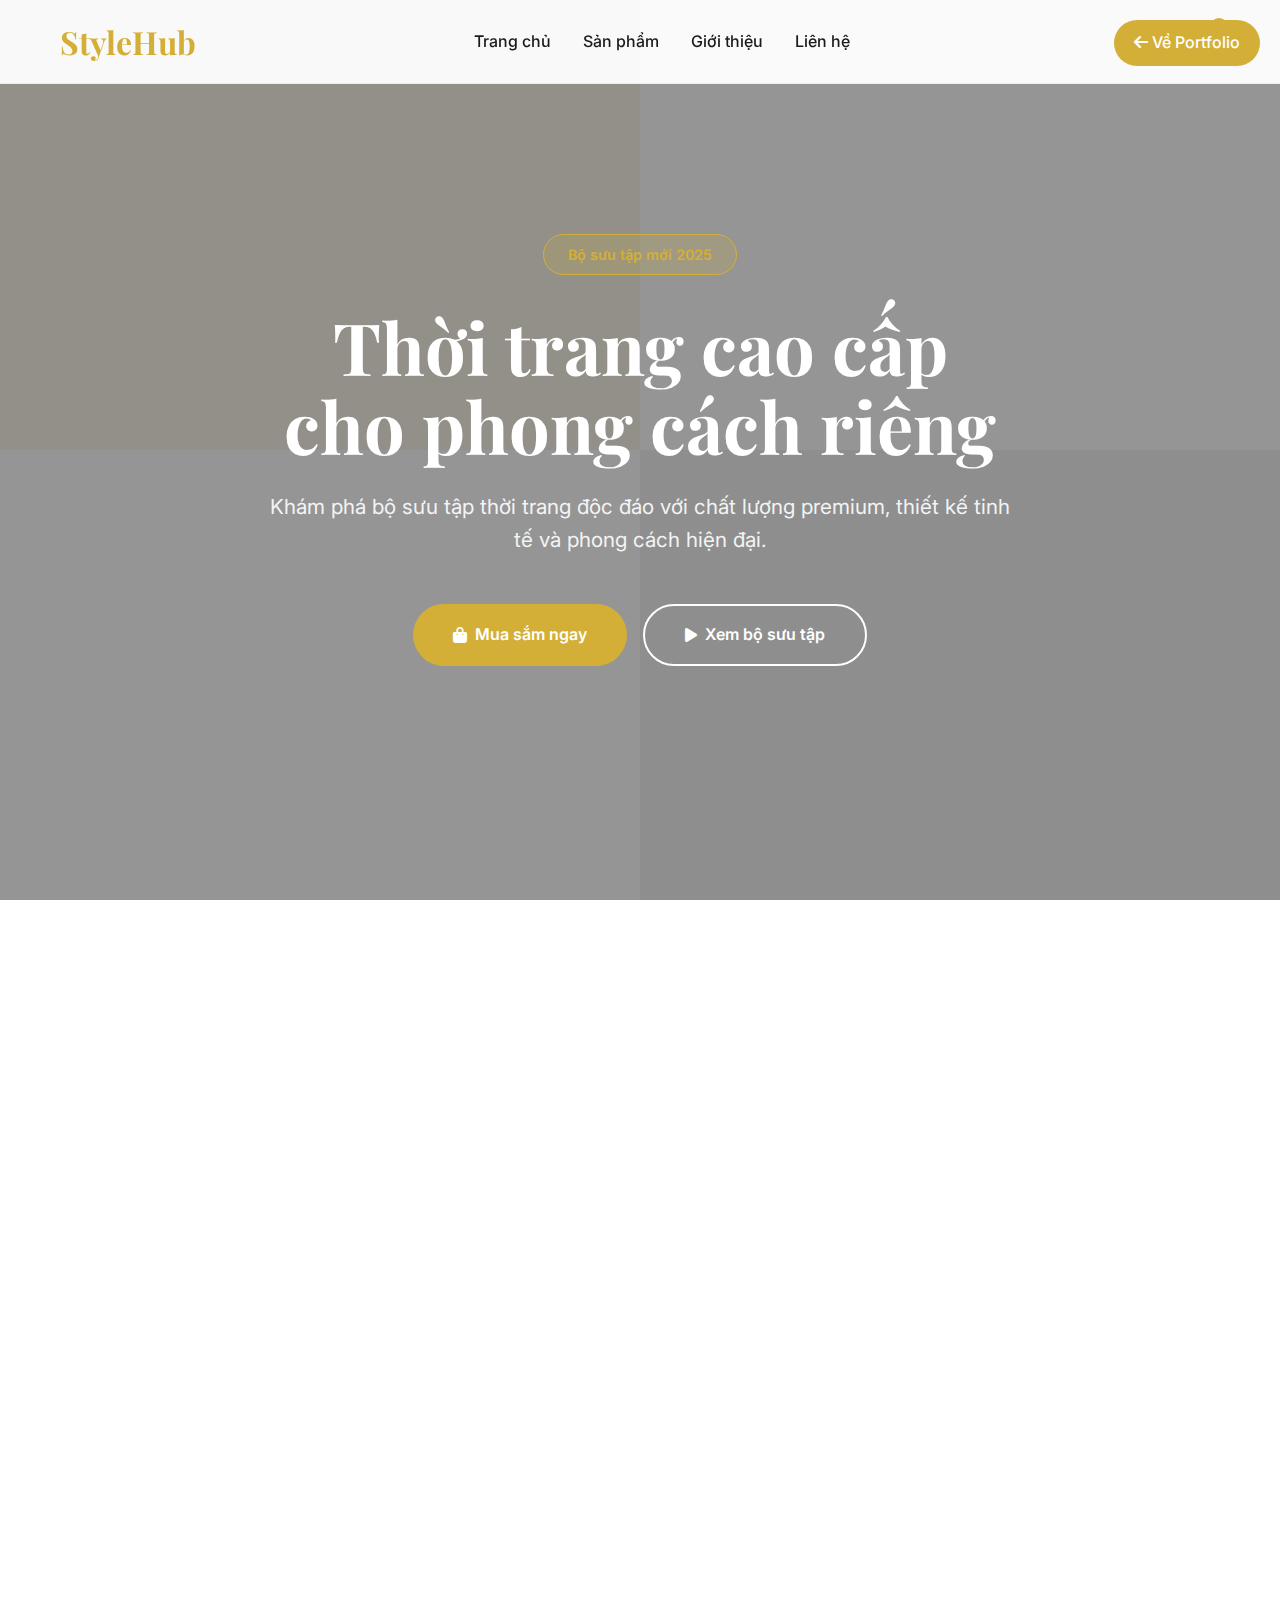
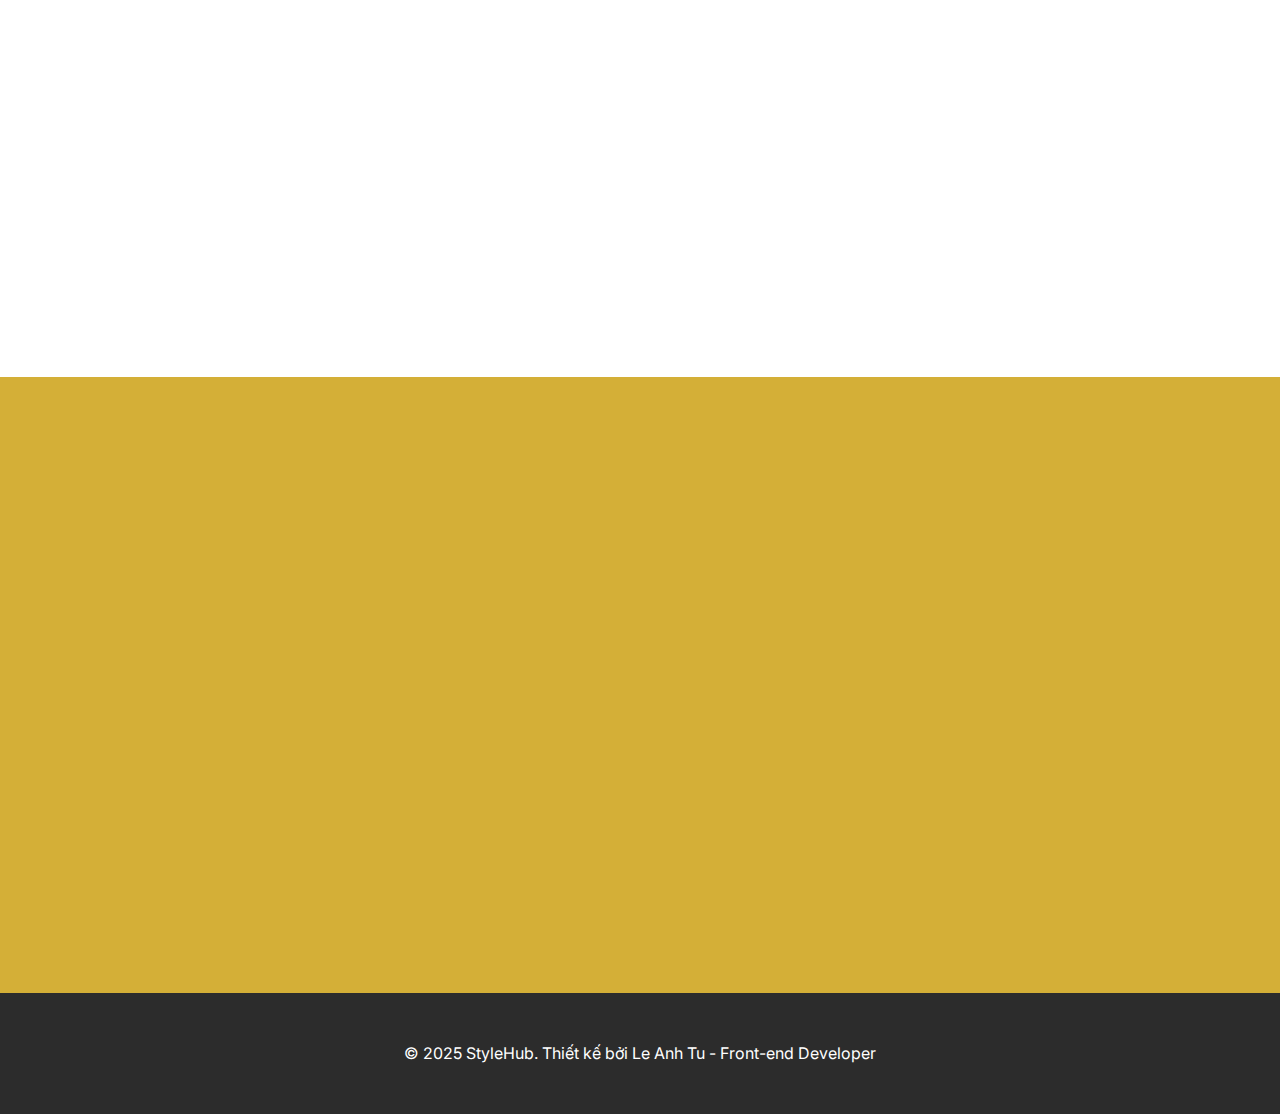
<file: demos/ecommerce.html>
<!DOCTYPE html>
<html lang="vi">
<head>
    <meta charset="UTF-8">
    <meta name="viewport" content="width=device-width, initial-scale=1.0">
    <title>StyleHub - Premium Fashion Store</title>
    <link rel="preconnect" href="https://fonts.googleapis.com">
    <link rel="preconnect" href="https://fonts.gstatic.com" crossorigin>
    <link href="https://fonts.googleapis.com/css2?family=Playfair+Display:wght@400;500;600;700&family=Inter:wght@300;400;500;600;700&display=swap" rel="stylesheet">
    <link rel="stylesheet" href="https://cdnjs.cloudflare.com/ajax/libs/font-awesome/6.4.0/css/all.min.css">
    <style>
        * {
            margin: 0;
            padding: 0;
            box-sizing: border-box;
        }

        :root {
            --primary-color: #d4af37;
            --primary-dark: #b8941f;
            --secondary-color: #2c2c2c;
            --text-primary: #1a1a1a;
            --text-secondary: #666;
            --text-light: #999;
            --bg-light: #f8f8f8;
            --white: #ffffff;
            --shadow: 0 10px 30px rgba(0, 0, 0, 0.1);
            --shadow-hover: 0 20px 40px rgba(0, 0, 0, 0.15);
            --transition: all 0.3s ease;
        }

        body {
            font-family: 'Inter', sans-serif;
            line-height: 1.6;
            color: var(--text-primary);
        }

        .container {
            max-width: 1200px;
            margin: 0 auto;
            padding: 0 20px;
        }

        /* Navigation */
        .navbar {
            position: fixed;
            top: 0;
            width: 100%;
            background: rgba(255, 255, 255, 0.95);
            backdrop-filter: blur(10px);
            z-index: 1000;
            padding: 1rem 0;
            border-bottom: 1px solid #eee;
            transition: var(--transition);
        }

        .nav-container {
            display: flex;
            justify-content: space-between;
            align-items: center;
        }

        .logo {
            font-family: 'Playfair Display', serif;
            font-size: 2rem;
            font-weight: 700;
            color: var(--primary-color);
        }

        .nav-menu {
            display: flex;
            gap: 2rem;
            list-style: none;
        }

        .nav-link {
            color: var(--text-primary);
            text-decoration: none;
            font-weight: 500;
            transition: var(--transition);
            position: relative;
        }

        .nav-link:hover {
            color: var(--primary-color);
        }

        .nav-actions {
            display: flex;
            gap: 1rem;
            align-items: center;
        }

        .nav-icon {
            position: relative;
            color: var(--text-primary);
            font-size: 1.2rem;
            cursor: pointer;
            transition: var(--transition);
        }

        .nav-icon:hover {
            color: var(--primary-color);
        }

        .cart-count {
            position: absolute;
            top: -8px;
            right: -8px;
            background: var(--primary-color);
            color: white;
            border-radius: 50%;
            width: 18px;
            height: 18px;
            font-size: 0.7rem;
            display: flex;
            align-items: center;
            justify-content: center;
        }

        /* Hero Section */
        .hero {
            height: 100vh;
            background: linear-gradient(rgba(0, 0, 0, 0.4), rgba(0, 0, 0, 0.4)), 
                        url('data:image/svg+xml,<svg xmlns="http://www.w3.org/2000/svg" viewBox="0 0 1200 800"><rect fill="%23f8f8f8" width="1200" height="800"/><rect fill="%23d4af37" x="0" y="0" width="600" height="400" opacity="0.1"/><rect fill="%232c2c2c" x="600" y="400" width="600" height="400" opacity="0.05"/></svg>');
            background-size: cover;
            background-position: center;
            display: flex;
            align-items: center;
            justify-content: center;
            text-align: center;
            color: white;
            position: relative;
        }

        .hero-content {
            max-width: 800px;
            padding: 0 20px;
        }

        .hero-badge {
            display: inline-block;
            background: rgba(212, 175, 55, 0.2);
            color: var(--primary-color);
            padding: 0.5rem 1.5rem;
            border-radius: 50px;
            font-size: 0.9rem;
            font-weight: 600;
            margin-bottom: 2rem;
            border: 1px solid var(--primary-color);
            animation: fadeInUp 0.8s ease;
        }

        .hero-title {
            font-family: 'Playfair Display', serif;
            font-size: 4.5rem;
            font-weight: 700;
            line-height: 1.1;
            margin-bottom: 1.5rem;
            animation: fadeInUp 0.8s ease 0.2s both;
        }

        .hero-subtitle {
            font-size: 1.3rem;
            margin-bottom: 3rem;
            opacity: 0.9;
            animation: fadeInUp 0.8s ease 0.4s both;
        }

        .hero-buttons {
            display: flex;
            gap: 1rem;
            justify-content: center;
            flex-wrap: wrap;
            animation: fadeInUp 0.8s ease 0.6s both;
        }

        .btn {
            padding: 1rem 2.5rem;
            border: none;
            border-radius: 50px;
            font-size: 1rem;
            font-weight: 600;
            cursor: pointer;
            transition: var(--transition);
            text-decoration: none;
            display: inline-flex;
            align-items: center;
            gap: 0.5rem;
        }

        .btn-primary {
            background: var(--primary-color);
            color: white;
        }

        .btn-primary:hover {
            background: var(--primary-dark);
            transform: translateY(-3px);
            box-shadow: var(--shadow-hover);
        }

        .btn-secondary {
            background: transparent;
            color: white;
            border: 2px solid white;
        }

        .btn-secondary:hover {
            background: white;
            color: var(--text-primary);
        }

        /* Featured Products */
        .featured {
            padding: 100px 0;
            background: var(--white);
        }

        .section-header {
            text-align: center;
            margin-bottom: 4rem;
        }

        .section-badge {
            display: inline-block;
            background: var(--bg-light);
            color: var(--primary-color);
            padding: 0.5rem 1rem;
            border-radius: 50px;
            font-size: 0.9rem;
            font-weight: 600;
            margin-bottom: 1rem;
        }

        .section-title {
            font-family: 'Playfair Display', serif;
            font-size: 3rem;
            font-weight: 700;
            margin-bottom: 1rem;
            color: var(--text-primary);
        }

        .section-subtitle {
            font-size: 1.2rem;
            color: var(--text-secondary);
            max-width: 600px;
            margin: 0 auto;
        }

        .products-grid {
            display: grid;
            grid-template-columns: repeat(auto-fit, minmax(300px, 1fr));
            gap: 3rem;
        }

        .product-card {
            background: white;
            border-radius: 20px;
            overflow: hidden;
            box-shadow: var(--shadow);
            transition: var(--transition);
            position: relative;
        }

        .product-card:hover {
            transform: translateY(-10px);
            box-shadow: var(--shadow-hover);
        }

        .product-image {
            height: 300px;
            background: var(--bg-light);
            position: relative;
            overflow: hidden;
        }

        .product-image::before {
            content: '';
            position: absolute;
            top: 50%;
            left: 50%;
            transform: translate(-50%, -50%);
            width: 80px;
            height: 80px;
            background: var(--primary-color);
            border-radius: 50%;
            opacity: 0.1;
        }

        .product-badge {
            position: absolute;
            top: 1rem;
            left: 1rem;
            background: var(--primary-color);
            color: white;
            padding: 0.25rem 0.75rem;
            border-radius: 20px;
            font-size: 0.8rem;
            font-weight: 600;
        }

        .product-actions {
            position: absolute;
            top: 1rem;
            right: 1rem;
            display: flex;
            flex-direction: column;
            gap: 0.5rem;
            opacity: 0;
            transition: var(--transition);
        }

        .product-card:hover .product-actions {
            opacity: 1;
        }

        .action-btn {
            width: 40px;
            height: 40px;
            background: white;
            border: none;
            border-radius: 50%;
            display: flex;
            align-items: center;
            justify-content: center;
            cursor: pointer;
            transition: var(--transition);
            box-shadow: 0 2px 10px rgba(0, 0, 0, 0.1);
        }

        .action-btn:hover {
            background: var(--primary-color);
            color: white;
        }

        .product-info {
            padding: 2rem;
        }

        .product-category {
            color: var(--text-light);
            font-size: 0.9rem;
            margin-bottom: 0.5rem;
        }

        .product-title {
            font-size: 1.3rem;
            font-weight: 600;
            margin-bottom: 1rem;
            color: var(--text-primary);
        }

        .product-price {
            display: flex;
            align-items: center;
            gap: 1rem;
            margin-bottom: 1.5rem;
        }

        .current-price {
            font-size: 1.5rem;
            font-weight: 700;
            color: var(--primary-color);
        }

        .old-price {
            font-size: 1.1rem;
            color: var(--text-light);
            text-decoration: line-through;
        }

        .discount {
            background: #ff4757;
            color: white;
            padding: 0.25rem 0.5rem;
            border-radius: 15px;
            font-size: 0.8rem;
            font-weight: 600;
        }

        .product-rating {
            display: flex;
            align-items: center;
            gap: 0.5rem;
            margin-bottom: 1.5rem;
        }

        .stars {
            color: #ffd700;
        }

        .rating-text {
            color: var(--text-light);
            font-size: 0.9rem;
        }

        .add-to-cart {
            width: 100%;
            background: var(--text-primary);
            color: white;
            border: none;
            padding: 1rem;
            border-radius: 50px;
            font-weight: 600;
            cursor: pointer;
            transition: var(--transition);
        }

        .add-to-cart:hover {
            background: var(--primary-color);
        }

        /* Special Offer */
        .special-offer {
            padding: 100px 0;
            background: var(--primary-color);
            color: white;
            text-align: center;
        }

        .offer-content {
            max-width: 800px;
            margin: 0 auto;
        }

        .offer-title {
            font-family: 'Playfair Display', serif;
            font-size: 3.5rem;
            font-weight: 700;
            margin-bottom: 1rem;
        }

        .offer-subtitle {
            font-size: 1.3rem;
            margin-bottom: 2rem;
            opacity: 0.9;
        }

        .offer-timer {
            display: flex;
            justify-content: center;
            gap: 2rem;
            margin-bottom: 3rem;
        }

        .timer-item {
            text-align: center;
        }

        .timer-number {
            font-size: 3rem;
            font-weight: 700;
            display: block;
        }

        .timer-label {
            font-size: 0.9rem;
            opacity: 0.8;
        }

        .back-to-portfolio {
            position: fixed;
            top: 20px;
            right: 20px;
            background: var(--primary-color);
            color: white;
            padding: 10px 20px;
            border-radius: 25px;
            text-decoration: none;
            font-weight: 500;
            transition: var(--transition);
            z-index: 1001;
        }

        .back-to-portfolio:hover {
            background: var(--primary-dark);
            transform: translateY(-2px);
        }

        /* Footer */
        .footer {
            background: var(--secondary-color);
            color: white;
            padding: 3rem 0;
            text-align: center;
        }

        /* Animations */
        @keyframes fadeInUp {
            from {
                opacity: 0;
                transform: translateY(30px);
            }
            to {
                opacity: 1;
                transform: translateY(0);
            }
        }

        .animate-on-scroll {
            opacity: 0;
            transform: translateY(30px);
            transition: all 0.8s ease;
        }

        .animate-on-scroll.animated {
            opacity: 1;
            transform: translateY(0);
        }

        /* Mobile Responsive */
        @media (max-width: 768px) {
            .nav-menu {
                display: none;
            }

            .hero-title {
                font-size: 2.5rem;
            }

            .section-title {
                font-size: 2rem;
            }

            .offer-title {
                font-size: 2.5rem;
            }

            .products-grid {
                grid-template-columns: 1fr;
            }

            .offer-timer {
                flex-wrap: wrap;
                gap: 1rem;
            }

            .hero-buttons {
                flex-direction: column;
                align-items: center;
            }
        }
    </style>
</head>
<body>
    <a href="../index.html" class="back-to-portfolio">
        <i class="fas fa-arrow-left"></i> Về Portfolio
    </a>

    <!-- Navigation -->
    <nav class="navbar">
        <div class="container">
            <div class="nav-container">
                <div class="logo">StyleHub</div>
                <ul class="nav-menu">
                    <li><a href="#home" class="nav-link">Trang chủ</a></li>
                    <li><a href="#products" class="nav-link">Sản phẩm</a></li>
                    <li><a href="#about" class="nav-link">Giới thiệu</a></li>
                    <li><a href="#contact" class="nav-link">Liên hệ</a></li>
                </ul>
                <div class="nav-actions">
                    <i class="fas fa-search nav-icon"></i>
                    <i class="fas fa-heart nav-icon"></i>
                    <div class="nav-icon">
                        <i class="fas fa-shopping-cart"></i>
                        <span class="cart-count">3</span>
                    </div>
                </div>
            </div>
        </div>
    </nav>

    <!-- Hero Section -->
    <section id="home" class="hero">
        <div class="hero-content">
            <div class="hero-badge">Bộ sưu tập mới 2025</div>
            <h1 class="hero-title">
                Thời trang cao cấp<br>
                cho phong cách riêng
            </h1>
            <p class="hero-subtitle">
                Khám phá bộ sưu tập thời trang độc đáo với chất lượng premium, 
                thiết kế tinh tế và phong cách hiện đại.
            </p>
            <div class="hero-buttons">
                <a href="#products" class="btn btn-primary">
                    <i class="fas fa-shopping-bag"></i>
                    Mua sắm ngay
                </a>
                <a href="#about" class="btn btn-secondary">
                    <i class="fas fa-play"></i>
                    Xem bộ sưu tập
                </a>
            </div>
        </div>
    </section>

    <!-- Featured Products -->
    <section id="products" class="featured">
        <div class="container">
            <div class="section-header animate-on-scroll">
                <div class="section-badge">Sản phẩm nổi bật</div>
                <h2 class="section-title">Bộ sưu tập đặc biệt</h2>
                <p class="section-subtitle">
                    Những sản phẩm được lựa chọn kỹ lưỡng với chất lượng cao nhất
                    và thiết kế độc đáo, phù hợp với mọi phong cách.
                </p>
            </div>
            <div class="products-grid">
                <div class="product-card animate-on-scroll">
                    <div class="product-image">
                        <div class="product-badge">Mới</div>
                        <div class="product-actions">
                            <button class="action-btn" title="Yêu thích">
                                <i class="fas fa-heart"></i>
                            </button>
                            <button class="action-btn" title="Xem nhanh">
                                <i class="fas fa-eye"></i>
                            </button>
                            <button class="action-btn" title="So sánh">
                                <i class="fas fa-exchange-alt"></i>
                            </button>
                        </div>
                    </div>
                    <div class="product-info">
                        <div class="product-category">Áo sơ mi</div>
                        <h3 class="product-title">Áo sơ mi Premium Cotton</h3>
                        <div class="product-price">
                            <span class="current-price">1.299.000₫</span>
                            <span class="old-price">1.599.000₫</span>
                            <span class="discount">-19%</span>
                        </div>
                        <div class="product-rating">
                            <div class="stars">
                                <i class="fas fa-star"></i>
                                <i class="fas fa-star"></i>
                                <i class="fas fa-star"></i>
                                <i class="fas fa-star"></i>
                                <i class="fas fa-star"></i>
                            </div>
                            <span class="rating-text">(128 đánh giá)</span>
                        </div>
                        <button class="add-to-cart">
                            <i class="fas fa-shopping-cart"></i>
                            Thêm vào giỏ hàng
                        </button>
                    </div>
                </div>

                <div class="product-card animate-on-scroll">
                    <div class="product-image">
                        <div class="product-badge">Bán chạy</div>
                        <div class="product-actions">
                            <button class="action-btn" title="Yêu thích">
                                <i class="fas fa-heart"></i>
                            </button>
                            <button class="action-btn" title="Xem nhanh">
                                <i class="fas fa-eye"></i>
                            </button>
                            <button class="action-btn" title="So sánh">
                                <i class="fas fa-exchange-alt"></i>
                            </button>
                        </div>
                    </div>
                    <div class="product-info">
                        <div class="product-category">Quần jeans</div>
                        <h3 class="product-title">Quần Jeans Slim Fit</h3>
                        <div class="product-price">
                            <span class="current-price">899.000₫</span>
                        </div>
                        <div class="product-rating">
                            <div class="stars">
                                <i class="fas fa-star"></i>
                                <i class="fas fa-star"></i>
                                <i class="fas fa-star"></i>
                                <i class="fas fa-star"></i>
                                <i class="far fa-star"></i>
                            </div>
                            <span class="rating-text">(89 đánh giá)</span>
                        </div>
                        <button class="add-to-cart">
                            <i class="fas fa-shopping-cart"></i>
                            Thêm vào giỏ hàng
                        </button>
                    </div>
                </div>

                <div class="product-card animate-on-scroll">
                    <div class="product-image">
                        <div class="product-badge">Giảm giá</div>
                        <div class="product-actions">
                            <button class="action-btn" title="Yêu thích">
                                <i class="fas fa-heart"></i>
                            </button>
                            <button class="action-btn" title="Xem nhanh">
                                <i class="fas fa-eye"></i>
                            </button>
                            <button class="action-btn" title="So sánh">
                                <i class="fas fa-exchange-alt"></i>
                            </button>
                        </div>
                    </div>
                    <div class="product-info">
                        <div class="product-category">Áo khoác</div>
                        <h3 class="product-title">Áo khoác Blazer Luxury</h3>
                        <div class="product-price">
                            <span class="current-price">2.199.000₫</span>
                            <span class="old-price">2.799.000₫</span>
                            <span class="discount">-21%</span>
                        </div>
                        <div class="product-rating">
                            <div class="stars">
                                <i class="fas fa-star"></i>
                                <i class="fas fa-star"></i>
                                <i class="fas fa-star"></i>
                                <i class="fas fa-star"></i>
                                <i class="fas fa-star"></i>
                            </div>
                            <span class="rating-text">(156 đánh giá)</span>
                        </div>
                        <button class="add-to-cart">
                            <i class="fas fa-shopping-cart"></i>
                            Thêm vào giỏ hàng
                        </button>
                    </div>
                </div>
            </div>
        </div>
    </section>

    <!-- Special Offer -->
    <section class="special-offer">
        <div class="container">
            <div class="offer-content animate-on-scroll">
                <h2 class="offer-title">Flash Sale 50%</h2>
                <p class="offer-subtitle">
                    Ưu đãi đặc biệt chỉ trong thời gian có hạn.
                    Đừng bỏ lỡ cơ hội sở hữu những sản phẩm yêu thích với giá tốt nhất!
                </p>
                <div class="offer-timer">
                    <div class="timer-item">
                        <span class="timer-number" id="hours">12</span>
                        <span class="timer-label">Giờ</span>
                    </div>
                    <div class="timer-item">
                        <span class="timer-number" id="minutes">34</span>
                        <span class="timer-label">Phút</span>
                    </div>
                    <div class="timer-item">
                        <span class="timer-number" id="seconds">56</span>
                        <span class="timer-label">Giây</span>
                    </div>
                </div>
                <a href="#products" class="btn btn-secondary" style="background: white; color: var(--primary-color);">
                    <i class="fas fa-bolt"></i>
                    Mua ngay
                </a>
            </div>
        </div>
    </section>

    <!-- Footer -->
    <footer class="footer">
        <div class="container">
            <p>&copy; 2025 StyleHub. Thiết kế bởi Le Anh Tu - Front-end Developer</p>
        </div>
    </footer>

    <script>
        // Smooth scrolling
        document.querySelectorAll('a[href^="#"]').forEach(anchor => {
            anchor.addEventListener('click', function (e) {
                e.preventDefault();
                const target = document.querySelector(this.getAttribute('href'));
                if (target) {
                    target.scrollIntoView({
                        behavior: 'smooth',
                        block: 'start'
                    });
                }
            });
        });

        // Scroll animations
        const observerOptions = {
            threshold: 0.1,
            rootMargin: '0px 0px -50px 0px'
        };

        const observer = new IntersectionObserver((entries) => {
            entries.forEach(entry => {
                if (entry.isIntersecting) {
                    entry.target.classList.add('animated');
                }
            });
        }, observerOptions);

        document.querySelectorAll('.animate-on-scroll').forEach(el => {
            observer.observe(el);
        });

        // Countdown timer
        function updateTimer() {
            const now = new Date().getTime();
            const endTime = now + (12 * 60 * 60 * 1000) + (34 * 60 * 1000) + (56 * 1000); // 12:34:56 from now

            setInterval(() => {
                const currentTime = new Date().getTime();
                const timeLeft = endTime - currentTime;

                const hours = Math.floor((timeLeft % (1000 * 60 * 60 * 24)) / (1000 * 60 * 60));
                const minutes = Math.floor((timeLeft % (1000 * 60 * 60)) / (1000 * 60));
                const seconds = Math.floor((timeLeft % (1000 * 60)) / 1000);

                document.getElementById('hours').textContent = hours.toString().padStart(2, '0');
                document.getElementById('minutes').textContent = minutes.toString().padStart(2, '0');
                document.getElementById('seconds').textContent = seconds.toString().padStart(2, '0');

                if (timeLeft < 0) {
                    document.getElementById('hours').textContent = '00';
                    document.getElementById('minutes').textContent = '00';
                    document.getElementById('seconds').textContent = '00';
                }
            }, 1000);
        }

        updateTimer();

        // Add to cart functionality
        document.querySelectorAll('.add-to-cart').forEach(button => {
            button.addEventListener('click', function() {
                const cartCount = document.querySelector('.cart-count');
                let currentCount = parseInt(cartCount.textContent);
                cartCount.textContent = currentCount + 1;

                // Visual feedback
                this.innerHTML = '<i class="fas fa-check"></i> Đã thêm';
                this.style.background = 'var(--primary-color)';

                setTimeout(() => {
                    this.innerHTML = '<i class="fas fa-shopping-cart"></i> Thêm vào giỏ hàng';
                    this.style.background = 'var(--text-primary)';
                }, 2000);
            });
        });

        // Wishlist functionality
        document.querySelectorAll('.action-btn').forEach(button => {
            button.addEventListener('click', function() {
                if (this.querySelector('.fa-heart')) {
                    this.style.background = 'var(--primary-color)';
                    this.style.color = 'white';
                    setTimeout(() => {
                        this.style.background = 'white';
                        this.style.color = 'var(--text-primary)';
                    }, 1000);
                }
            });
        });

        // Navbar background on scroll
        window.addEventListener('scroll', () => {
            const navbar = document.querySelector('.navbar');
            if (window.scrollY > 100) {
                navbar.style.background = 'rgba(255, 255, 255, 0.98)';
                navbar.style.boxShadow = '0 2px 20px rgba(0, 0, 0, 0.1)';
            } else {
                navbar.style.background = 'rgba(255, 255, 255, 0.95)';
                navbar.style.boxShadow = 'none';
            }
        });
    </script>
</body>
</html>
</file>
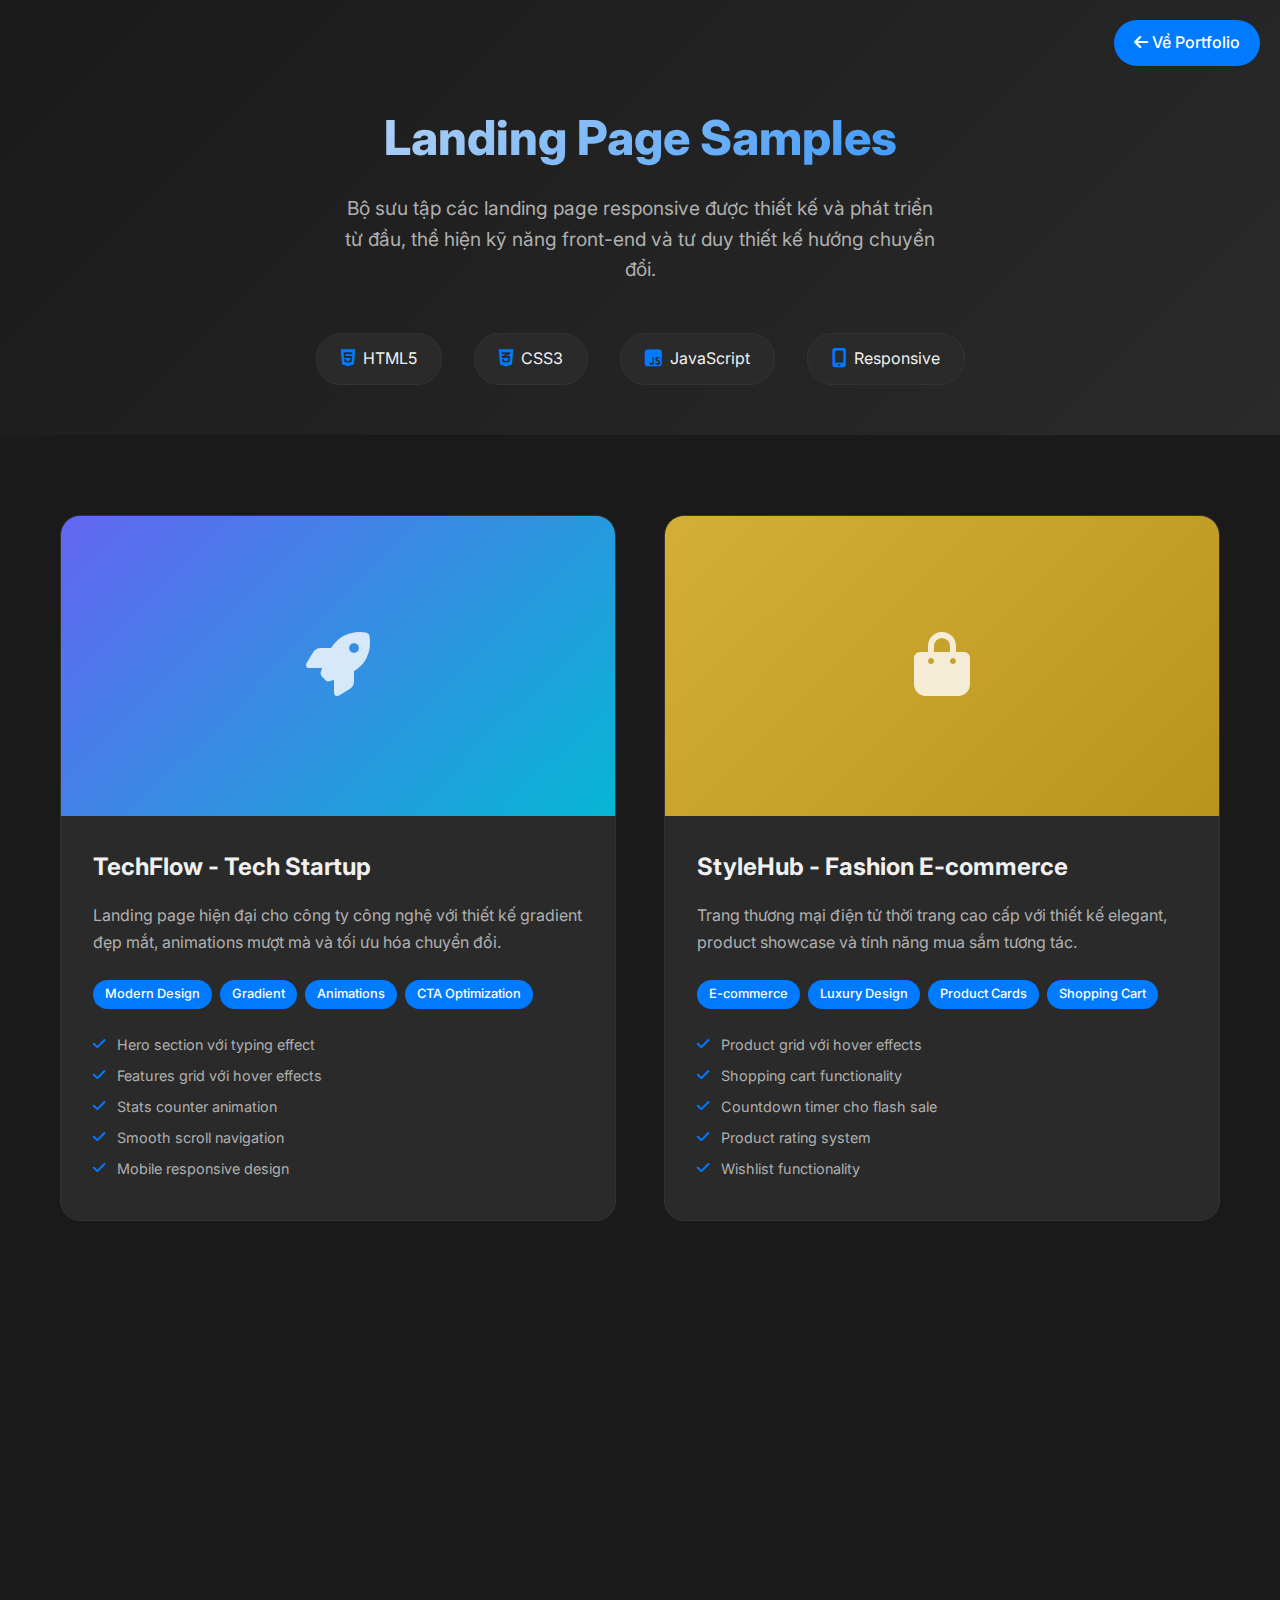
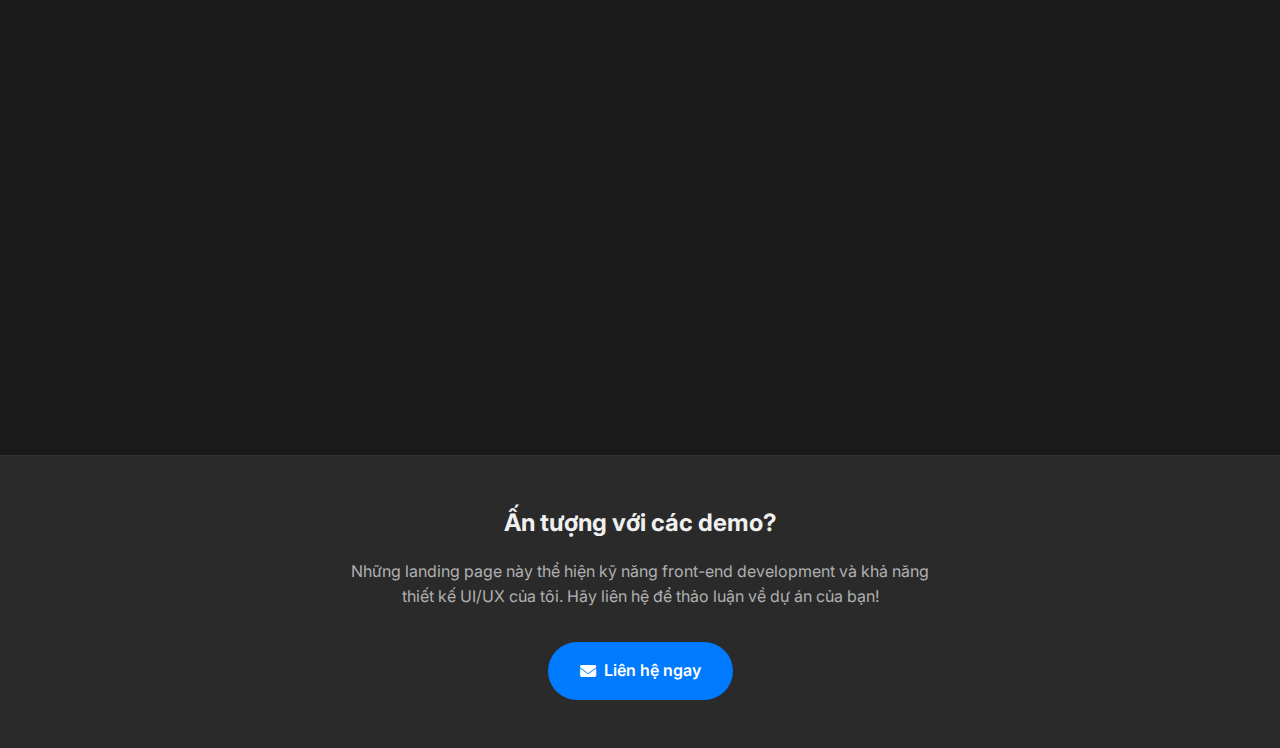
<file: demos/landing-samples.html>
<!DOCTYPE html>
<html lang="vi">
<head>
    <meta charset="UTF-8">
    <meta name="viewport" content="width=device-width, initial-scale=1.0">
    <title>Landing Page Samples - Le Anh Tu Portfolio</title>
    <link rel="preconnect" href="https://fonts.googleapis.com">
    <link rel="preconnect" href="https://fonts.gstatic.com" crossorigin>
    <link href="https://fonts.googleapis.com/css2?family=Inter:wght@300;400;500;600;700;800&display=swap" rel="stylesheet">
    <link rel="stylesheet" href="https://cdnjs.cloudflare.com/ajax/libs/font-awesome/6.4.0/css/all.min.css">
    <style>
        * {
            margin: 0;
            padding: 0;
            box-sizing: border-box;
        }

        :root {
            --primary-bg: #1a1a1a;
            --secondary-bg: #2a2a2a;
            --text-primary: #f0f0f0;
            --text-secondary: #b0b0b0;
            --accent-color: #007bff;
            --accent-hover: #0056b3;
            --border-color: #333;
            --shadow: 0 4px 20px rgba(0, 0, 0, 0.3);
            --transition: all 0.3s ease;
        }

        body {
            font-family: 'Inter', sans-serif;
            background-color: var(--primary-bg);
            color: var(--text-primary);
            line-height: 1.6;
            min-height: 100vh;
        }

        .container {
            max-width: 1200px;
            margin: 0 auto;
            padding: 0 20px;
        }

        .back-to-portfolio {
            position: fixed;
            top: 20px;
            right: 20px;
            background: var(--accent-color);
            color: white;
            padding: 10px 20px;
            border-radius: 25px;
            text-decoration: none;
            font-weight: 500;
            transition: var(--transition);
            z-index: 1001;
        }

        .back-to-portfolio:hover {
            background: var(--accent-hover);
            transform: translateY(-2px);
        }

        /* Header */
        .header {
            padding: 100px 0 50px;
            text-align: center;
            background: linear-gradient(135deg, var(--primary-bg) 0%, var(--secondary-bg) 100%);
        }

        .header-title {
            font-size: 3rem;
            font-weight: 800;
            margin-bottom: 1rem;
            background: linear-gradient(135deg, var(--text-primary), var(--accent-color));
            -webkit-background-clip: text;
            -webkit-text-fill-color: transparent;
            background-clip: text;
        }

        .header-subtitle {
            font-size: 1.2rem;
            color: var(--text-secondary);
            max-width: 600px;
            margin: 0 auto 3rem;
        }

        .tech-stack {
            display: flex;
            justify-content: center;
            gap: 2rem;
            flex-wrap: wrap;
        }

        .tech-item {
            display: flex;
            align-items: center;
            gap: 0.5rem;
            background: var(--secondary-bg);
            padding: 0.75rem 1.5rem;
            border-radius: 25px;
            border: 1px solid var(--border-color);
        }

        .tech-item i {
            color: var(--accent-color);
            font-size: 1.2rem;
        }

        /* Samples Grid */
        .samples {
            padding: 80px 0;
        }

        .samples-grid {
            display: grid;
            grid-template-columns: repeat(auto-fit, minmax(400px, 1fr));
            gap: 3rem;
        }

        .sample-card {
            background: var(--secondary-bg);
            border-radius: 20px;
            overflow: hidden;
            border: 1px solid var(--border-color);
            transition: var(--transition);
            position: relative;
        }

        .sample-card:hover {
            transform: translateY(-10px);
            box-shadow: var(--shadow);
            border-color: var(--accent-color);
        }

        .sample-preview {
            height: 300px;
            background: linear-gradient(135deg, #6366f1 0%, #06b6d4 100%);
            position: relative;
            overflow: hidden;
            display: flex;
            align-items: center;
            justify-content: center;
        }

        .sample-preview.tech {
            background: linear-gradient(135deg, #6366f1 0%, #06b6d4 100%);
        }

        .sample-preview.ecommerce {
            background: linear-gradient(135deg, #d4af37 0%, #b8941f 100%);
        }

        .sample-preview.saas {
            background: linear-gradient(135deg, #8b5cf6 0%, #06b6d4 100%);
        }

        .preview-icon {
            font-size: 4rem;
            color: rgba(255, 255, 255, 0.8);
        }

        .sample-overlay {
            position: absolute;
            top: 0;
            left: 0;
            right: 0;
            bottom: 0;
            background: rgba(0, 0, 0, 0.8);
            display: flex;
            align-items: center;
            justify-content: center;
            opacity: 0;
            transition: var(--transition);
        }

        .sample-card:hover .sample-overlay {
            opacity: 1;
        }

        .sample-links {
            display: flex;
            gap: 1rem;
        }

        .sample-link {
            padding: 12px 24px;
            background: var(--accent-color);
            color: white;
            text-decoration: none;
            border-radius: 25px;
            font-weight: 600;
            transition: var(--transition);
            display: flex;
            align-items: center;
            gap: 0.5rem;
        }

        .sample-link:hover {
            background: var(--accent-hover);
            transform: translateY(-2px);
        }

        .sample-link.secondary {
            background: transparent;
            border: 2px solid white;
        }

        .sample-link.secondary:hover {
            background: white;
            color: var(--primary-bg);
        }

        .sample-content {
            padding: 2rem;
        }

        .sample-title {
            font-size: 1.5rem;
            font-weight: 700;
            margin-bottom: 1rem;
            color: var(--text-primary);
        }

        .sample-description {
            color: var(--text-secondary);
            margin-bottom: 1.5rem;
            line-height: 1.7;
        }

        .sample-tags {
            display: flex;
            flex-wrap: wrap;
            gap: 0.5rem;
            margin-bottom: 1.5rem;
        }

        .tag {
            padding: 0.25rem 0.75rem;
            background: var(--accent-color);
            color: white;
            border-radius: 15px;
            font-size: 0.8rem;
            font-weight: 500;
        }

        .sample-features {
            list-style: none;
        }

        .sample-features li {
            display: flex;
            align-items: center;
            gap: 0.5rem;
            margin-bottom: 0.5rem;
            color: var(--text-secondary);
            font-size: 0.9rem;
        }

        .sample-features li i {
            color: var(--accent-color);
            width: 16px;
        }

        /* Footer */
        .footer {
            background: var(--secondary-bg);
            padding: 3rem 0;
            text-align: center;
            border-top: 1px solid var(--border-color);
        }

        .footer-content {
            max-width: 600px;
            margin: 0 auto;
        }

        .footer-title {
            font-size: 1.5rem;
            font-weight: 700;
            margin-bottom: 1rem;
            color: var(--text-primary);
        }

        .footer-text {
            color: var(--text-secondary);
            margin-bottom: 2rem;
        }

        .footer-button {
            display: inline-flex;
            align-items: center;
            gap: 0.5rem;
            background: var(--accent-color);
            color: white;
            padding: 1rem 2rem;
            border-radius: 50px;
            text-decoration: none;
            font-weight: 600;
            transition: var(--transition);
        }

        .footer-button:hover {
            background: var(--accent-hover);
            transform: translateY(-2px);
        }

        /* Animations */
        @keyframes fadeInUp {
            from {
                opacity: 0;
                transform: translateY(30px);
            }
            to {
                opacity: 1;
                transform: translateY(0);
            }
        }

        .animate-on-scroll {
            opacity: 0;
            transform: translateY(30px);
            transition: all 0.8s ease;
        }

        .animate-on-scroll.animated {
            opacity: 1;
            transform: translateY(0);
        }

        /* Mobile Responsive */
        @media (max-width: 768px) {
            .header-title {
                font-size: 2rem;
            }

            .samples-grid {
                grid-template-columns: 1fr;
            }

            .sample-links {
                flex-direction: column;
            }

            .tech-stack {
                gap: 1rem;
            }

            .tech-item {
                padding: 0.5rem 1rem;
                font-size: 0.9rem;
            }
        }
    </style>
</head>
<body>
    <a href="../index.html" class="back-to-portfolio">
        <i class="fas fa-arrow-left"></i> Về Portfolio
    </a>

    <!-- Header -->
    <section class="header">
        <div class="container">
            <h1 class="header-title">Landing Page Samples</h1>
            <p class="header-subtitle">
                Bộ sưu tập các landing page responsive được thiết kế và phát triển từ đầu, 
                thể hiện kỹ năng front-end và tư duy thiết kế hướng chuyển đổi.
            </p>
            <div class="tech-stack">
                <div class="tech-item">
                    <i class="fab fa-html5"></i>
                    <span>HTML5</span>
                </div>
                <div class="tech-item">
                    <i class="fab fa-css3-alt"></i>
                    <span>CSS3</span>
                </div>
                <div class="tech-item">
                    <i class="fab fa-js-square"></i>
                    <span>JavaScript</span>
                </div>
                <div class="tech-item">
                    <i class="fas fa-mobile-alt"></i>
                    <span>Responsive</span>
                </div>
            </div>
        </div>
    </section>

    <!-- Samples -->
    <section class="samples">
        <div class="container">
            <div class="samples-grid">
                <!-- Tech Startup Sample -->
                <div class="sample-card animate-on-scroll">
                    <div class="sample-preview tech">
                        <div class="preview-icon">
                            <i class="fas fa-rocket"></i>
                        </div>
                        <div class="sample-overlay">
                            <div class="sample-links">
                                <a href="tech-startup.html" class="sample-link">
                                    <i class="fas fa-external-link-alt"></i>
                                    Xem Demo
                                </a>
                                <a href="../source-viewer.html" class="sample-link secondary">
                                    <i class="fas fa-code"></i>
                                    Source Code
                                </a>
                            </div>
                        </div>
                    </div>
                    <div class="sample-content">
                        <h3 class="sample-title">TechFlow - Tech Startup</h3>
                        <p class="sample-description">
                            Landing page hiện đại cho công ty công nghệ với thiết kế gradient đẹp mắt, 
                            animations mượt mà và tối ưu hóa chuyển đổi.
                        </p>
                        <div class="sample-tags">
                            <span class="tag">Modern Design</span>
                            <span class="tag">Gradient</span>
                            <span class="tag">Animations</span>
                            <span class="tag">CTA Optimization</span>
                        </div>
                        <ul class="sample-features">
                            <li><i class="fas fa-check"></i> Hero section với typing effect</li>
                            <li><i class="fas fa-check"></i> Features grid với hover effects</li>
                            <li><i class="fas fa-check"></i> Stats counter animation</li>
                            <li><i class="fas fa-check"></i> Smooth scroll navigation</li>
                            <li><i class="fas fa-check"></i> Mobile responsive design</li>
                        </ul>
                    </div>
                </div>

                <!-- E-commerce Sample -->
                <div class="sample-card animate-on-scroll">
                    <div class="sample-preview ecommerce">
                        <div class="preview-icon">
                            <i class="fas fa-shopping-bag"></i>
                        </div>
                        <div class="sample-overlay">
                            <div class="sample-links">
                                <a href="ecommerce.html" class="sample-link">
                                    <i class="fas fa-external-link-alt"></i>
                                    Xem Demo
                                </a>
                                <a href="../source-viewer.html" class="sample-link secondary">
                                    <i class="fas fa-code"></i>
                                    Source Code
                                </a>
                            </div>
                        </div>
                    </div>
                    <div class="sample-content">
                        <h3 class="sample-title">StyleHub - Fashion E-commerce</h3>
                        <p class="sample-description">
                            Trang thương mại điện tử thời trang cao cấp với thiết kế elegant, 
                            product showcase và tính năng mua sắm tương tác.
                        </p>
                        <div class="sample-tags">
                            <span class="tag">E-commerce</span>
                            <span class="tag">Luxury Design</span>
                            <span class="tag">Product Cards</span>
                            <span class="tag">Shopping Cart</span>
                        </div>
                        <ul class="sample-features">
                            <li><i class="fas fa-check"></i> Product grid với hover effects</li>
                            <li><i class="fas fa-check"></i> Shopping cart functionality</li>
                            <li><i class="fas fa-check"></i> Countdown timer cho flash sale</li>
                            <li><i class="fas fa-check"></i> Product rating system</li>
                            <li><i class="fas fa-check"></i> Wishlist functionality</li>
                        </ul>
                    </div>
                </div>

                <!-- SaaS Platform Sample -->
                <div class="sample-card animate-on-scroll">
                    <div class="sample-preview saas">
                        <div class="preview-icon">
                            <i class="fas fa-cloud"></i>
                        </div>
                        <div class="sample-overlay">
                            <div class="sample-links">
                                <a href="saas-platform.html" class="sample-link">
                                    <i class="fas fa-external-link-alt"></i>
                                    Xem Demo
                                </a>
                                <a href="../source-viewer.html" class="sample-link secondary">
                                    <i class="fas fa-code"></i>
                                    Source Code
                                </a>
                            </div>
                        </div>
                    </div>
                    <div class="sample-content">
                        <h3 class="sample-title">CloudSync - SaaS Platform</h3>
                        <p class="sample-description">
                            Landing page cho nền tảng SaaS với dashboard preview, 
                            pricing table và thiết kế chuyên nghiệp cho doanh nghiệp.
                        </p>
                        <div class="sample-tags">
                            <span class="tag">SaaS</span>
                            <span class="tag">Dashboard</span>
                            <span class="tag">Pricing Table</span>
                            <span class="tag">B2B Design</span>
                        </div>
                        <ul class="sample-features">
                            <li><i class="fas fa-check"></i> Interactive dashboard preview</li>
                            <li><i class="fas fa-check"></i> Animated statistics</li>
                            <li><i class="fas fa-check"></i> Pricing comparison table</li>
                            <li><i class="fas fa-check"></i> Feature showcase grid</li>
                            <li><i class="fas fa-check"></i> Professional B2B design</li>
                        </ul>
                    </div>
                </div>
            </div>
        </div>
    </section>

    <!-- Footer -->
    <section class="footer">
        <div class="container">
            <div class="footer-content">
                <h3 class="footer-title">Ấn tượng với các demo?</h3>
                <p class="footer-text">
                    Những landing page này thể hiện kỹ năng front-end development và khả năng 
                    thiết kế UI/UX của tôi. Hãy liên hệ để thảo luận về dự án của bạn!
                </p>
                <a href="../index.html#contact" class="footer-button">
                    <i class="fas fa-envelope"></i>
                    Liên hệ ngay
                </a>
            </div>
        </div>
    </section>

    <script>
        // Scroll animations
        const observerOptions = {
            threshold: 0.1,
            rootMargin: '0px 0px -50px 0px'
        };

        const observer = new IntersectionObserver((entries) => {
            entries.forEach(entry => {
                if (entry.isIntersecting) {
                    entry.target.classList.add('animated');
                }
            });
        }, observerOptions);

        document.querySelectorAll('.animate-on-scroll').forEach(el => {
            observer.observe(el);
        });

        // Smooth scrolling for anchor links
        document.querySelectorAll('a[href^="#"]').forEach(anchor => {
            anchor.addEventListener('click', function (e) {
                e.preventDefault();
                const target = document.querySelector(this.getAttribute('href'));
                if (target) {
                    target.scrollIntoView({
                        behavior: 'smooth',
                        block: 'start'
                    });
                }
            });
        });
    </script>
</body>
</html>
</file>
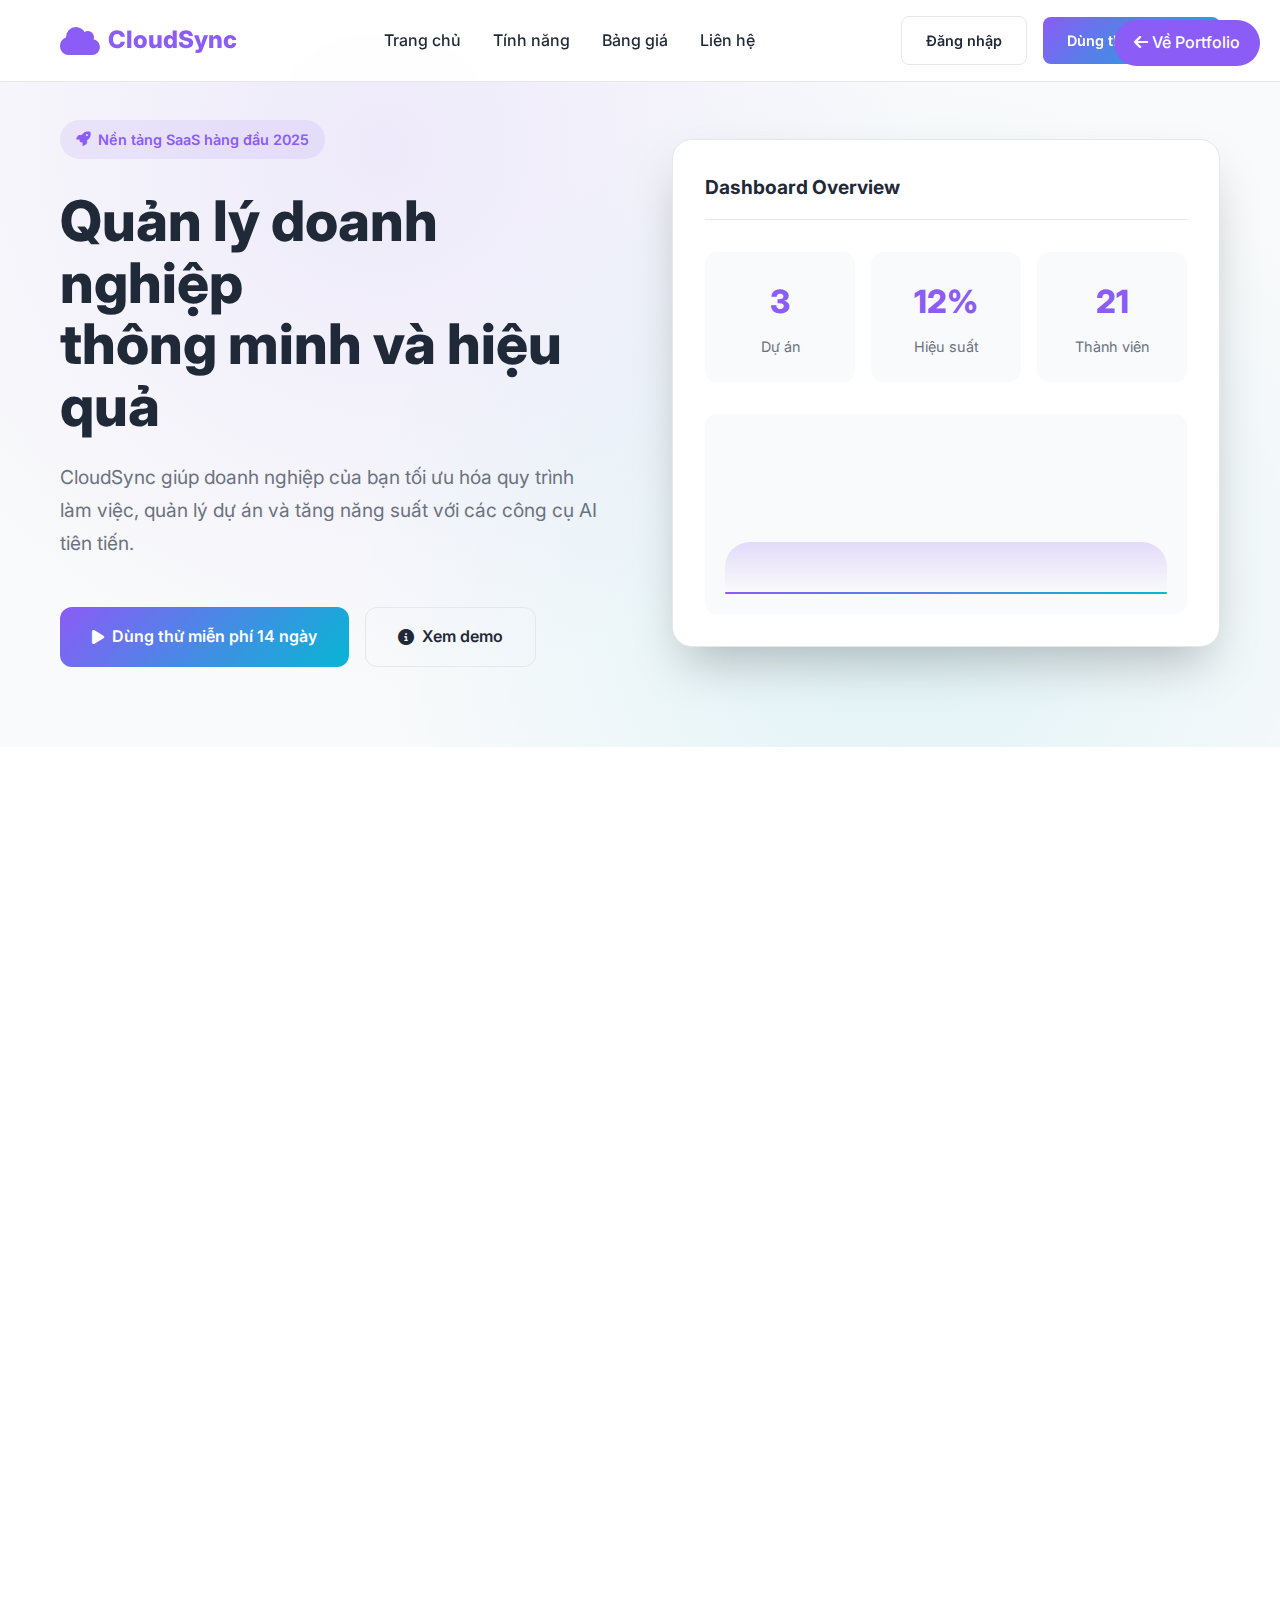
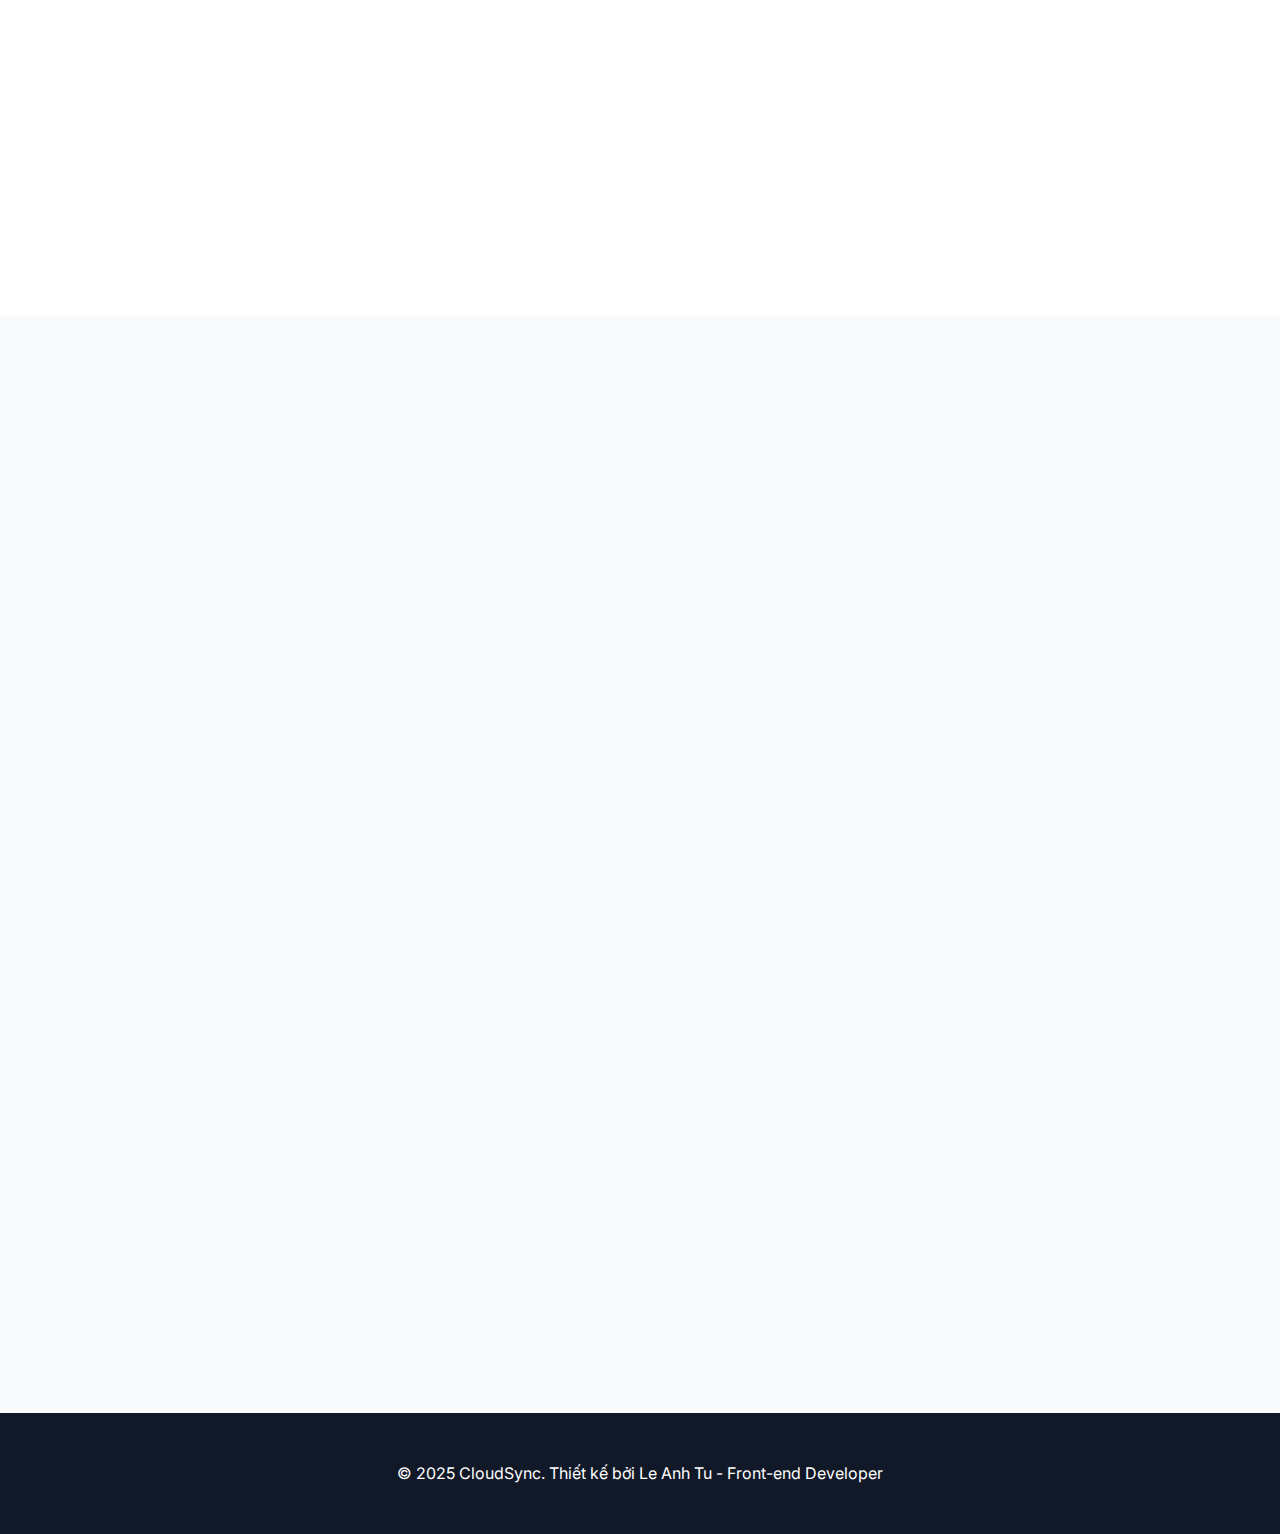
<file: demos/saas-platform.html>
<!DOCTYPE html>
<html lang="vi">
<head>
    <meta charset="UTF-8">
    <meta name="viewport" content="width=device-width, initial-scale=1.0">
    <title>CloudSync - All-in-One Business Platform</title>
    <link rel="preconnect" href="https://fonts.googleapis.com">
    <link rel="preconnect" href="https://fonts.gstatic.com" crossorigin>
    <link href="https://fonts.googleapis.com/css2?family=Inter:wght@300;400;500;600;700;800&display=swap" rel="stylesheet">
    <link rel="stylesheet" href="https://cdnjs.cloudflare.com/ajax/libs/font-awesome/6.4.0/css/all.min.css">
    <style>
        * {
            margin: 0;
            padding: 0;
            box-sizing: border-box;
        }

        :root {
            --primary-color: #8b5cf6;
            --primary-dark: #7c3aed;
            --secondary-color: #06b6d4;
            --success-color: #10b981;
            --warning-color: #f59e0b;
            --danger-color: #ef4444;
            --text-primary: #1f2937;
            --text-secondary: #6b7280;
            --text-light: #9ca3af;
            --bg-primary: #ffffff;
            --bg-secondary: #f9fafb;
            --bg-dark: #111827;
            --border-color: #e5e7eb;
            --shadow: 0 10px 15px -3px rgba(0, 0, 0, 0.1), 0 4px 6px -2px rgba(0, 0, 0, 0.05);
            --shadow-lg: 0 25px 50px -12px rgba(0, 0, 0, 0.25);
            --gradient: linear-gradient(135deg, #8b5cf6 0%, #06b6d4 100%);
            --transition: all 0.3s ease;
        }

        body {
            font-family: 'Inter', sans-serif;
            line-height: 1.6;
            color: var(--text-primary);
            background: var(--bg-primary);
        }

        .container {
            max-width: 1200px;
            margin: 0 auto;
            padding: 0 20px;
        }

        /* Navigation */
        .navbar {
            position: fixed;
            top: 0;
            width: 100%;
            background: rgba(255, 255, 255, 0.95);
            backdrop-filter: blur(10px);
            z-index: 1000;
            padding: 1rem 0;
            border-bottom: 1px solid var(--border-color);
            transition: var(--transition);
        }

        .nav-container {
            display: flex;
            justify-content: space-between;
            align-items: center;
        }

        .logo {
            display: flex;
            align-items: center;
            gap: 0.5rem;
            font-size: 1.5rem;
            font-weight: 800;
            color: var(--primary-color);
        }

        .logo i {
            font-size: 2rem;
        }

        .nav-menu {
            display: flex;
            gap: 2rem;
            list-style: none;
        }

        .nav-link {
            color: var(--text-primary);
            text-decoration: none;
            font-weight: 500;
            transition: var(--transition);
            position: relative;
        }

        .nav-link:hover {
            color: var(--primary-color);
        }

        .nav-actions {
            display: flex;
            gap: 1rem;
            align-items: center;
        }

        .btn {
            padding: 0.75rem 1.5rem;
            border: none;
            border-radius: 8px;
            font-size: 0.9rem;
            font-weight: 600;
            cursor: pointer;
            transition: var(--transition);
            text-decoration: none;
            display: inline-flex;
            align-items: center;
            gap: 0.5rem;
        }

        .btn-outline {
            background: transparent;
            color: var(--text-primary);
            border: 1px solid var(--border-color);
        }

        .btn-outline:hover {
            border-color: var(--primary-color);
            color: var(--primary-color);
        }

        .btn-primary {
            background: var(--gradient);
            color: white;
            border: none;
        }

        .btn-primary:hover {
            transform: translateY(-2px);
            box-shadow: var(--shadow);
        }

        /* Hero Section */
        .hero {
            padding: 120px 0 80px;
            background: var(--bg-secondary);
            position: relative;
            overflow: hidden;
        }

        .hero::before {
            content: '';
            position: absolute;
            top: 0;
            left: 0;
            right: 0;
            bottom: 0;
            background: radial-gradient(circle at 30% 20%, rgba(139, 92, 246, 0.1) 0%, transparent 50%),
                        radial-gradient(circle at 70% 80%, rgba(6, 182, 212, 0.1) 0%, transparent 50%);
        }

        .hero-content {
            display: grid;
            grid-template-columns: 1fr 1fr;
            gap: 4rem;
            align-items: center;
            position: relative;
            z-index: 2;
        }

        .hero-text {
            animation: fadeInUp 0.8s ease;
        }

        .hero-badge {
            display: inline-flex;
            align-items: center;
            gap: 0.5rem;
            background: rgba(139, 92, 246, 0.1);
            color: var(--primary-color);
            padding: 0.5rem 1rem;
            border-radius: 50px;
            font-size: 0.9rem;
            font-weight: 600;
            margin-bottom: 2rem;
        }

        .hero-title {
            font-size: 3.5rem;
            font-weight: 800;
            line-height: 1.1;
            margin-bottom: 1.5rem;
            color: var(--text-primary);
        }

        .hero-subtitle {
            font-size: 1.2rem;
            color: var(--text-secondary);
            margin-bottom: 3rem;
            line-height: 1.7;
        }

        .hero-buttons {
            display: flex;
            gap: 1rem;
            flex-wrap: wrap;
        }

        .btn-large {
            padding: 1rem 2rem;
            font-size: 1rem;
            border-radius: 12px;
        }

        .hero-visual {
            position: relative;
            animation: fadeInUp 0.8s ease 0.2s both;
        }

        .dashboard-preview {
            background: white;
            border-radius: 20px;
            padding: 2rem;
            box-shadow: var(--shadow-lg);
            border: 1px solid var(--border-color);
        }

        .preview-header {
            display: flex;
            justify-content: between;
            align-items: center;
            margin-bottom: 2rem;
            padding-bottom: 1rem;
            border-bottom: 1px solid var(--border-color);
        }

        .preview-title {
            font-size: 1.2rem;
            font-weight: 700;
            color: var(--text-primary);
        }

        .preview-stats {
            display: grid;
            grid-template-columns: repeat(3, 1fr);
            gap: 1rem;
            margin-bottom: 2rem;
        }

        .stat-card {
            background: var(--bg-secondary);
            padding: 1.5rem;
            border-radius: 12px;
            text-align: center;
        }

        .stat-number {
            font-size: 2rem;
            font-weight: 800;
            color: var(--primary-color);
            margin-bottom: 0.5rem;
        }

        .stat-label {
            font-size: 0.9rem;
            color: var(--text-secondary);
        }

        .preview-chart {
            height: 200px;
            background: var(--bg-secondary);
            border-radius: 12px;
            position: relative;
            overflow: hidden;
        }

        .chart-line {
            position: absolute;
            bottom: 20px;
            left: 20px;
            right: 20px;
            height: 2px;
            background: var(--gradient);
            border-radius: 1px;
        }

        .chart-line::before {
            content: '';
            position: absolute;
            top: -50px;
            left: 0;
            width: 100%;
            height: 50px;
            background: linear-gradient(to bottom, rgba(139, 92, 246, 0.2), transparent);
            border-radius: 25px 25px 0 0;
        }

        /* Features Section */
        .features {
            padding: 100px 0;
            background: var(--bg-primary);
        }

        .section-header {
            text-align: center;
            margin-bottom: 4rem;
        }

        .section-badge {
            display: inline-block;
            background: rgba(139, 92, 246, 0.1);
            color: var(--primary-color);
            padding: 0.5rem 1rem;
            border-radius: 50px;
            font-size: 0.9rem;
            font-weight: 600;
            margin-bottom: 1rem;
        }

        .section-title {
            font-size: 2.5rem;
            font-weight: 800;
            margin-bottom: 1rem;
            color: var(--text-primary);
        }

        .section-subtitle {
            font-size: 1.1rem;
            color: var(--text-secondary);
            max-width: 600px;
            margin: 0 auto;
        }

        .features-grid {
            display: grid;
            grid-template-columns: repeat(auto-fit, minmax(350px, 1fr));
            gap: 2rem;
        }

        .feature-card {
            background: white;
            padding: 3rem 2rem;
            border-radius: 20px;
            border: 1px solid var(--border-color);
            transition: var(--transition);
            text-align: center;
        }

        .feature-card:hover {
            transform: translateY(-10px);
            box-shadow: var(--shadow-lg);
            border-color: var(--primary-color);
        }

        .feature-icon {
            width: 80px;
            height: 80px;
            margin: 0 auto 2rem;
            background: var(--gradient);
            border-radius: 20px;
            display: flex;
            align-items: center;
            justify-content: center;
            font-size: 2rem;
            color: white;
        }

        .feature-title {
            font-size: 1.3rem;
            font-weight: 700;
            margin-bottom: 1rem;
            color: var(--text-primary);
        }

        .feature-description {
            color: var(--text-secondary);
            line-height: 1.7;
        }

        /* Pricing Section */
        .pricing {
            padding: 100px 0;
            background: var(--bg-secondary);
        }

        .pricing-grid {
            display: grid;
            grid-template-columns: repeat(auto-fit, minmax(300px, 1fr));
            gap: 2rem;
            max-width: 1000px;
            margin: 0 auto;
        }

        .pricing-card {
            background: white;
            padding: 3rem 2rem;
            border-radius: 20px;
            border: 1px solid var(--border-color);
            text-align: center;
            position: relative;
            transition: var(--transition);
        }

        .pricing-card:hover {
            transform: translateY(-10px);
            box-shadow: var(--shadow-lg);
        }

        .pricing-card.featured {
            border-color: var(--primary-color);
            transform: scale(1.05);
        }

        .pricing-card.featured::before {
            content: 'Phổ biến nhất';
            position: absolute;
            top: -10px;
            left: 50%;
            transform: translateX(-50%);
            background: var(--gradient);
            color: white;
            padding: 0.5rem 1rem;
            border-radius: 20px;
            font-size: 0.8rem;
            font-weight: 600;
        }

        .plan-name {
            font-size: 1.5rem;
            font-weight: 700;
            margin-bottom: 1rem;
            color: var(--text-primary);
        }

        .plan-price {
            font-size: 3rem;
            font-weight: 800;
            color: var(--primary-color);
            margin-bottom: 0.5rem;
        }

        .plan-period {
            color: var(--text-secondary);
            margin-bottom: 2rem;
        }

        .plan-features {
            list-style: none;
            margin-bottom: 3rem;
        }

        .plan-features li {
            padding: 0.5rem 0;
            color: var(--text-secondary);
            display: flex;
            align-items: center;
            gap: 0.5rem;
        }

        .plan-features li i {
            color: var(--success-color);
        }

        .back-to-portfolio {
            position: fixed;
            top: 20px;
            right: 20px;
            background: var(--primary-color);
            color: white;
            padding: 10px 20px;
            border-radius: 25px;
            text-decoration: none;
            font-weight: 500;
            transition: var(--transition);
            z-index: 1001;
        }

        .back-to-portfolio:hover {
            background: var(--primary-dark);
            transform: translateY(-2px);
        }

        /* Footer */
        .footer {
            background: var(--bg-dark);
            color: white;
            padding: 3rem 0;
            text-align: center;
        }

        /* Animations */
        @keyframes fadeInUp {
            from {
                opacity: 0;
                transform: translateY(30px);
            }
            to {
                opacity: 1;
                transform: translateY(0);
            }
        }

        .animate-on-scroll {
            opacity: 0;
            transform: translateY(30px);
            transition: all 0.8s ease;
        }

        .animate-on-scroll.animated {
            opacity: 1;
            transform: translateY(0);
        }

        /* Mobile Responsive */
        @media (max-width: 768px) {
            .nav-menu {
                display: none;
            }

            .hero-content {
                grid-template-columns: 1fr;
                text-align: center;
            }

            .hero-title {
                font-size: 2.5rem;
            }

            .section-title {
                font-size: 2rem;
            }

            .features-grid {
                grid-template-columns: 1fr;
            }

            .pricing-grid {
                grid-template-columns: 1fr;
            }

            .pricing-card.featured {
                transform: none;
            }

            .preview-stats {
                grid-template-columns: 1fr;
            }
        }
    </style>
</head>
<body>
    <a href="../index.html" class="back-to-portfolio">
        <i class="fas fa-arrow-left"></i> Về Portfolio
    </a>

    <!-- Navigation -->
    <nav class="navbar">
        <div class="container">
            <div class="nav-container">
                <div class="logo">
                    <i class="fas fa-cloud"></i>
                    CloudSync
                </div>
                <ul class="nav-menu">
                    <li><a href="#home" class="nav-link">Trang chủ</a></li>
                    <li><a href="#features" class="nav-link">Tính năng</a></li>
                    <li><a href="#pricing" class="nav-link">Bảng giá</a></li>
                    <li><a href="#contact" class="nav-link">Liên hệ</a></li>
                </ul>
                <div class="nav-actions">
                    <a href="#" class="btn btn-outline">Đăng nhập</a>
                    <a href="#" class="btn btn-primary">Dùng thử miễn phí</a>
                </div>
            </div>
        </div>
    </nav>

    <!-- Hero Section -->
    <section id="home" class="hero">
        <div class="container">
            <div class="hero-content">
                <div class="hero-text">
                    <div class="hero-badge">
                        <i class="fas fa-rocket"></i>
                        Nền tảng SaaS hàng đầu 2025
                    </div>
                    <h1 class="hero-title">
                        Quản lý doanh nghiệp<br>
                        thông minh và hiệu quả
                    </h1>
                    <p class="hero-subtitle">
                        CloudSync giúp doanh nghiệp của bạn tối ưu hóa quy trình làm việc,
                        quản lý dự án và tăng năng suất với các công cụ AI tiên tiến.
                    </p>
                    <div class="hero-buttons">
                        <a href="#" class="btn btn-primary btn-large">
                            <i class="fas fa-play"></i>
                            Dùng thử miễn phí 14 ngày
                        </a>
                        <a href="#features" class="btn btn-outline btn-large">
                            <i class="fas fa-info-circle"></i>
                            Xem demo
                        </a>
                    </div>
                </div>
                <div class="hero-visual">
                    <div class="dashboard-preview">
                        <div class="preview-header">
                            <div class="preview-title">Dashboard Overview</div>
                        </div>
                        <div class="preview-stats">
                            <div class="stat-card">
                                <div class="stat-number">2.4K</div>
                                <div class="stat-label">Dự án</div>
                            </div>
                            <div class="stat-card">
                                <div class="stat-number">89%</div>
                                <div class="stat-label">Hiệu suất</div>
                            </div>
                            <div class="stat-card">
                                <div class="stat-number">156</div>
                                <div class="stat-label">Thành viên</div>
                            </div>
                        </div>
                        <div class="preview-chart">
                            <div class="chart-line"></div>
                        </div>
                    </div>
                </div>
            </div>
        </div>
    </section>

    <!-- Features Section -->
    <section id="features" class="features">
        <div class="container">
            <div class="section-header animate-on-scroll">
                <div class="section-badge">Tính năng nổi bật</div>
                <h2 class="section-title">Tại sao chọn CloudSync?</h2>
                <p class="section-subtitle">
                    Chúng tôi cung cấp bộ công cụ toàn diện để giúp doanh nghiệp của bạn
                    phát triển mạnh mẽ trong thời đại số.
                </p>
            </div>
            <div class="features-grid">
                <div class="feature-card animate-on-scroll">
                    <div class="feature-icon">
                        <i class="fas fa-brain"></i>
                    </div>
                    <h3 class="feature-title">AI-Powered Analytics</h3>
                    <p class="feature-description">
                        Phân tích dữ liệu thông minh với AI, giúp bạn đưa ra quyết định
                        kinh doanh chính xác và tối ưu hóa hiệu suất.
                    </p>
                </div>
                <div class="feature-card animate-on-scroll">
                    <div class="feature-icon">
                        <i class="fas fa-users"></i>
                    </div>
                    <h3 class="feature-title">Team Collaboration</h3>
                    <p class="feature-description">
                        Công cụ cộng tác nhóm mạnh mẽ, giúp team làm việc hiệu quả
                        từ xa với chat, video call và chia sẻ file.
                    </p>
                </div>
                <div class="feature-card animate-on-scroll">
                    <div class="feature-icon">
                        <i class="fas fa-tasks"></i>
                    </div>
                    <h3 class="feature-title">Project Management</h3>
                    <p class="feature-description">
                        Quản lý dự án chuyên nghiệp với timeline, milestone,
                        task assignment và theo dõi tiến độ real-time.
                    </p>
                </div>
                <div class="feature-card animate-on-scroll">
                    <div class="feature-icon">
                        <i class="fas fa-chart-line"></i>
                    </div>
                    <h3 class="feature-title">Advanced Reporting</h3>
                    <p class="feature-description">
                        Báo cáo chi tiết với biểu đồ trực quan, KPI tracking
                        và insights để tối ưu hóa hiệu suất kinh doanh.
                    </p>
                </div>
                <div class="feature-card animate-on-scroll">
                    <div class="feature-icon">
                        <i class="fas fa-shield-alt"></i>
                    </div>
                    <h3 class="feature-title">Enterprise Security</h3>
                    <p class="feature-description">
                        Bảo mật cấp doanh nghiệp với mã hóa end-to-end,
                        2FA, SSO và tuân thủ các tiêu chuẩn bảo mật quốc tế.
                    </p>
                </div>
                <div class="feature-card animate-on-scroll">
                    <div class="feature-icon">
                        <i class="fas fa-plug"></i>
                    </div>
                    <h3 class="feature-title">API Integration</h3>
                    <p class="feature-description">
                        Tích hợp dễ dàng với 500+ ứng dụng phổ biến
                        qua API mạnh mẽ và webhook tự động.
                    </p>
                </div>
            </div>
        </div>
    </section>

    <!-- Pricing Section -->
    <section id="pricing" class="pricing">
        <div class="container">
            <div class="section-header animate-on-scroll">
                <div class="section-badge">Bảng giá</div>
                <h2 class="section-title">Chọn gói phù hợp với bạn</h2>
                <p class="section-subtitle">
                    Linh hoạt từ startup đến doanh nghiệp lớn.
                    Bắt đầu miễn phí, nâng cấp khi cần thiết.
                </p>
            </div>
            <div class="pricing-grid">
                <div class="pricing-card animate-on-scroll">
                    <div class="plan-name">Starter</div>
                    <div class="plan-price">$0</div>
                    <div class="plan-period">Miễn phí mãi mãi</div>
                    <ul class="plan-features">
                        <li><i class="fas fa-check"></i> 5 dự án</li>
                        <li><i class="fas fa-check"></i> 10 thành viên</li>
                        <li><i class="fas fa-check"></i> 1GB lưu trữ</li>
                        <li><i class="fas fa-check"></i> Hỗ trợ email</li>
                        <li><i class="fas fa-check"></i> Báo cáo cơ bản</li>
                    </ul>
                    <a href="#" class="btn btn-outline" style="width: 100%;">Bắt đầu miễn phí</a>
                </div>

                <div class="pricing-card featured animate-on-scroll">
                    <div class="plan-name">Professional</div>
                    <div class="plan-price">$29</div>
                    <div class="plan-period">mỗi tháng</div>
                    <ul class="plan-features">
                        <li><i class="fas fa-check"></i> Dự án không giới hạn</li>
                        <li><i class="fas fa-check"></i> 100 thành viên</li>
                        <li><i class="fas fa-check"></i> 100GB lưu trữ</li>
                        <li><i class="fas fa-check"></i> Hỗ trợ 24/7</li>
                        <li><i class="fas fa-check"></i> AI Analytics</li>
                        <li><i class="fas fa-check"></i> API Access</li>
                    </ul>
                    <a href="#" class="btn btn-primary" style="width: 100%;">Chọn gói này</a>
                </div>

                <div class="pricing-card animate-on-scroll">
                    <div class="plan-name">Enterprise</div>
                    <div class="plan-price">$99</div>
                    <div class="plan-period">mỗi tháng</div>
                    <ul class="plan-features">
                        <li><i class="fas fa-check"></i> Tất cả tính năng Pro</li>
                        <li><i class="fas fa-check"></i> Thành viên không giới hạn</li>
                        <li><i class="fas fa-check"></i> 1TB lưu trữ</li>
                        <li><i class="fas fa-check"></i> Dedicated support</li>
                        <li><i class="fas fa-check"></i> Custom integrations</li>
                        <li><i class="fas fa-check"></i> Advanced security</li>
                    </ul>
                    <a href="#" class="btn btn-outline" style="width: 100%;">Liên hệ tư vấn</a>
                </div>
            </div>
        </div>
    </section>

    <!-- Footer -->
    <footer class="footer">
        <div class="container">
            <p>&copy; 2025 CloudSync. Thiết kế bởi Le Anh Tu - Front-end Developer</p>
        </div>
    </footer>

    <script>
        // Smooth scrolling
        document.querySelectorAll('a[href^="#"]').forEach(anchor => {
            anchor.addEventListener('click', function (e) {
                e.preventDefault();
                const target = document.querySelector(this.getAttribute('href'));
                if (target) {
                    target.scrollIntoView({
                        behavior: 'smooth',
                        block: 'start'
                    });
                }
            });
        });

        // Scroll animations
        const observerOptions = {
            threshold: 0.1,
            rootMargin: '0px 0px -50px 0px'
        };

        const observer = new IntersectionObserver((entries) => {
            entries.forEach(entry => {
                if (entry.isIntersecting) {
                    entry.target.classList.add('animated');
                }
            });
        }, observerOptions);

        document.querySelectorAll('.animate-on-scroll').forEach(el => {
            observer.observe(el);
        });

        // Animate dashboard stats
        function animateStats() {
            const stats = document.querySelectorAll('.stat-number');
            stats.forEach(stat => {
                const finalValue = stat.textContent;
                const isPercentage = finalValue.includes('%');
                const numericValue = parseInt(finalValue.replace(/[^\d]/g, ''));
                let currentValue = 0;
                const increment = numericValue / 50;

                const timer = setInterval(() => {
                    currentValue += increment;
                    if (currentValue >= numericValue) {
                        stat.textContent = finalValue;
                        clearInterval(timer);
                    } else {
                        const displayValue = Math.floor(currentValue);
                        stat.textContent = isPercentage ? displayValue + '%' :
                                         displayValue > 1000 ? (displayValue / 1000).toFixed(1) + 'K' : displayValue;
                    }
                }, 30);
            });
        }

        // Trigger stats animation when hero is visible
        const heroObserver = new IntersectionObserver((entries) => {
            entries.forEach(entry => {
                if (entry.isIntersecting) {
                    setTimeout(animateStats, 500);
                    heroObserver.unobserve(entry.target);
                }
            });
        }, { threshold: 0.5 });

        const heroSection = document.querySelector('.hero');
        if (heroSection) {
            heroObserver.observe(heroSection);
        }

        // Navbar background on scroll
        window.addEventListener('scroll', () => {
            const navbar = document.querySelector('.navbar');
            if (window.scrollY > 100) {
                navbar.style.background = 'rgba(255, 255, 255, 0.98)';
                navbar.style.boxShadow = '0 2px 20px rgba(0, 0, 0, 0.1)';
            } else {
                navbar.style.background = 'rgba(255, 255, 255, 0.95)';
                navbar.style.boxShadow = 'none';
            }
        });

        // Interactive pricing cards
        document.querySelectorAll('.pricing-card').forEach(card => {
            card.addEventListener('mouseenter', () => {
                if (!card.classList.contains('featured')) {
                    card.style.borderColor = 'var(--primary-color)';
                }
            });

            card.addEventListener('mouseleave', () => {
                if (!card.classList.contains('featured')) {
                    card.style.borderColor = 'var(--border-color)';
                }
            });
        });
    </script>
</body>
</html>
</file>
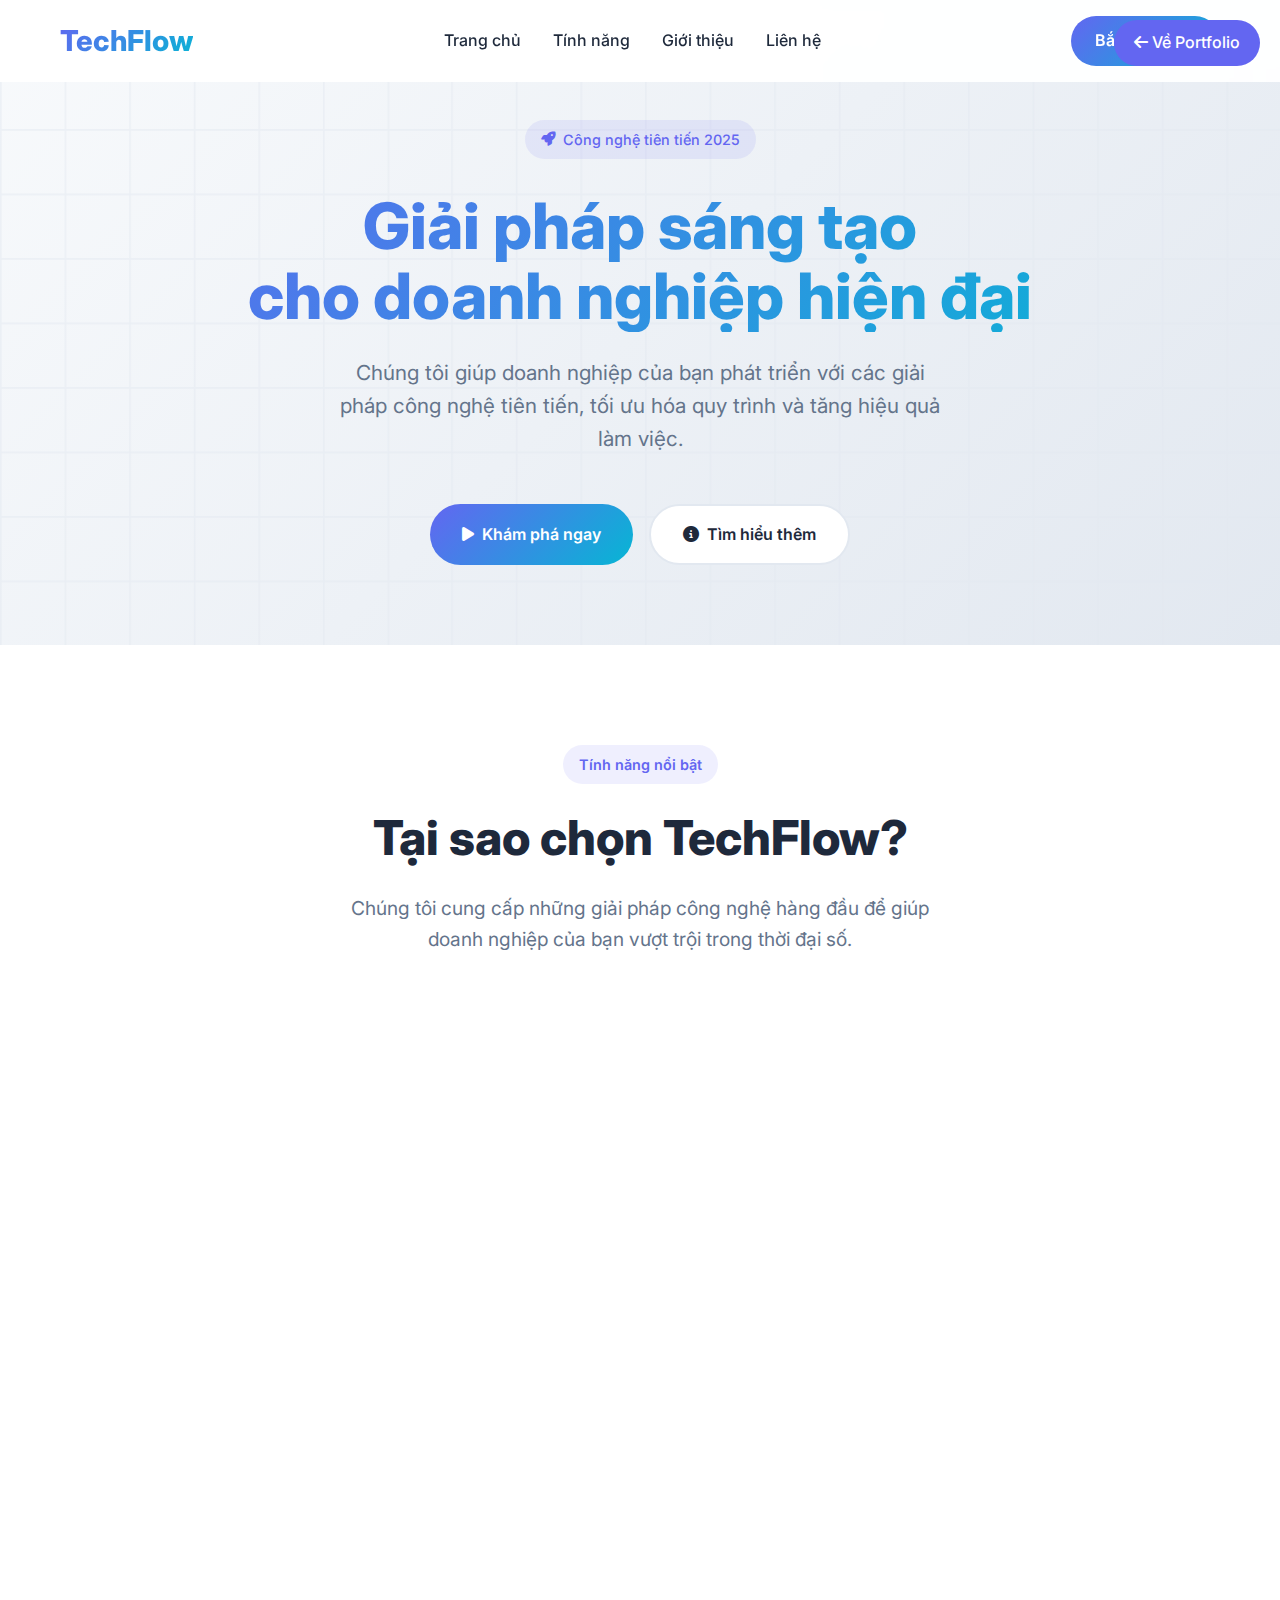
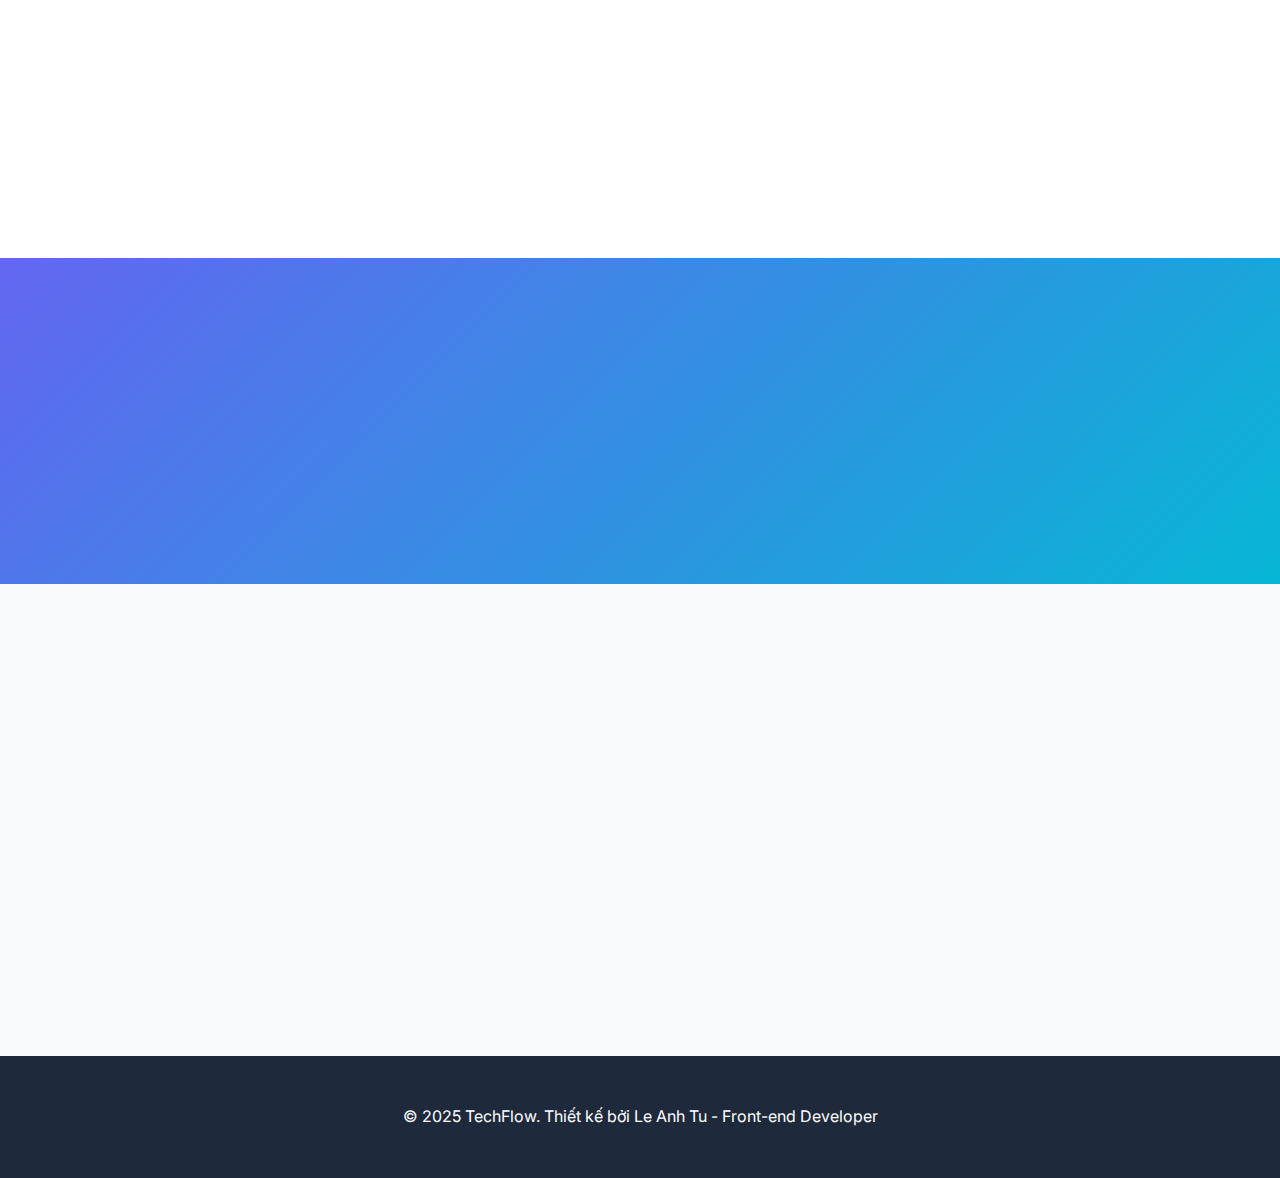
<file: demos/tech-startup.html>
<!DOCTYPE html>
<html lang="vi">
<head>
    <meta charset="UTF-8">
    <meta name="viewport" content="width=device-width, initial-scale=1.0">
    <title>TechFlow - Innovative Solutions for Modern Business</title>
    <link rel="preconnect" href="https://fonts.googleapis.com">
    <link rel="preconnect" href="https://fonts.gstatic.com" crossorigin>
    <link href="https://fonts.googleapis.com/css2?family=Inter:wght@300;400;500;600;700;800&display=swap" rel="stylesheet">
    <link rel="stylesheet" href="https://cdnjs.cloudflare.com/ajax/libs/font-awesome/6.4.0/css/all.min.css">
    <style>
        * {
            margin: 0;
            padding: 0;
            box-sizing: border-box;
        }

        :root {
            --primary-color: #6366f1;
            --primary-dark: #4f46e5;
            --secondary-color: #f8fafc;
            --text-primary: #1e293b;
            --text-secondary: #64748b;
            --accent-color: #06b6d4;
            --success-color: #10b981;
            --gradient: linear-gradient(135deg, #6366f1 0%, #06b6d4 100%);
            --shadow: 0 20px 25px -5px rgba(0, 0, 0, 0.1), 0 10px 10px -5px rgba(0, 0, 0, 0.04);
            --transition: all 0.3s ease;
        }

        body {
            font-family: 'Inter', sans-serif;
            line-height: 1.6;
            color: var(--text-primary);
        }

        .container {
            max-width: 1200px;
            margin: 0 auto;
            padding: 0 20px;
        }

        /* Navigation */
        .navbar {
            position: fixed;
            top: 0;
            width: 100%;
            background: rgba(255, 255, 255, 0.95);
            backdrop-filter: blur(10px);
            z-index: 1000;
            padding: 1rem 0;
            transition: var(--transition);
        }

        .nav-container {
            display: flex;
            justify-content: space-between;
            align-items: center;
        }

        .logo {
            font-size: 1.8rem;
            font-weight: 800;
            background: var(--gradient);
            -webkit-background-clip: text;
            -webkit-text-fill-color: transparent;
            background-clip: text;
        }

        .nav-menu {
            display: flex;
            gap: 2rem;
            list-style: none;
        }

        .nav-link {
            color: var(--text-primary);
            text-decoration: none;
            font-weight: 500;
            transition: var(--transition);
            position: relative;
        }

        .nav-link:hover {
            color: var(--primary-color);
        }

        .nav-link::after {
            content: '';
            position: absolute;
            bottom: -5px;
            left: 0;
            width: 0;
            height: 2px;
            background: var(--primary-color);
            transition: var(--transition);
        }

        .nav-link:hover::after {
            width: 100%;
        }

        .nav-cta {
            background: var(--gradient);
            color: white;
            padding: 0.75rem 1.5rem;
            border-radius: 50px;
            text-decoration: none;
            font-weight: 600;
            transition: var(--transition);
        }

        .nav-cta:hover {
            transform: translateY(-2px);
            box-shadow: var(--shadow);
        }

        /* Hero Section */
        .hero {
            padding: 120px 0 80px;
            background: linear-gradient(135deg, #f8fafc 0%, #e2e8f0 100%);
            position: relative;
            overflow: hidden;
        }

        .hero::before {
            content: '';
            position: absolute;
            top: 0;
            left: 0;
            right: 0;
            bottom: 0;
            background: url('data:image/svg+xml,<svg xmlns="http://www.w3.org/2000/svg" viewBox="0 0 100 100"><defs><pattern id="grid" width="10" height="10" patternUnits="userSpaceOnUse"><path d="M 10 0 L 0 0 0 10" fill="none" stroke="%23e2e8f0" stroke-width="0.5"/></pattern></defs><rect width="100" height="100" fill="url(%23grid)"/></svg>');
            opacity: 0.5;
        }

        .hero-content {
            text-align: center;
            position: relative;
            z-index: 2;
        }

        .hero-badge {
            display: inline-flex;
            align-items: center;
            gap: 0.5rem;
            background: rgba(99, 102, 241, 0.1);
            color: var(--primary-color);
            padding: 0.5rem 1rem;
            border-radius: 50px;
            font-size: 0.9rem;
            font-weight: 500;
            margin-bottom: 2rem;
            animation: fadeInUp 0.8s ease;
        }

        .hero-title {
            font-size: 4rem;
            font-weight: 800;
            line-height: 1.1;
            margin-bottom: 1.5rem;
            background: var(--gradient);
            -webkit-background-clip: text;
            -webkit-text-fill-color: transparent;
            background-clip: text;
            animation: fadeInUp 0.8s ease 0.2s both;
        }

        .hero-subtitle {
            font-size: 1.3rem;
            color: var(--text-secondary);
            margin-bottom: 3rem;
            max-width: 600px;
            margin-left: auto;
            margin-right: auto;
            animation: fadeInUp 0.8s ease 0.4s both;
        }

        .hero-buttons {
            display: flex;
            gap: 1rem;
            justify-content: center;
            flex-wrap: wrap;
            animation: fadeInUp 0.8s ease 0.6s both;
        }

        .btn {
            padding: 1rem 2rem;
            border: none;
            border-radius: 50px;
            font-size: 1rem;
            font-weight: 600;
            cursor: pointer;
            transition: var(--transition);
            text-decoration: none;
            display: inline-flex;
            align-items: center;
            gap: 0.5rem;
        }

        .btn-primary {
            background: var(--gradient);
            color: white;
        }

        .btn-primary:hover {
            transform: translateY(-3px);
            box-shadow: var(--shadow);
        }

        .btn-secondary {
            background: white;
            color: var(--text-primary);
            border: 2px solid #e2e8f0;
        }

        .btn-secondary:hover {
            border-color: var(--primary-color);
            color: var(--primary-color);
        }

        /* Features Section */
        .features {
            padding: 100px 0;
            background: white;
        }

        .section-header {
            text-align: center;
            margin-bottom: 4rem;
        }

        .section-badge {
            display: inline-block;
            background: rgba(99, 102, 241, 0.1);
            color: var(--primary-color);
            padding: 0.5rem 1rem;
            border-radius: 50px;
            font-size: 0.9rem;
            font-weight: 600;
            margin-bottom: 1rem;
        }

        .section-title {
            font-size: 3rem;
            font-weight: 800;
            margin-bottom: 1rem;
            color: var(--text-primary);
        }

        .section-subtitle {
            font-size: 1.2rem;
            color: var(--text-secondary);
            max-width: 600px;
            margin: 0 auto;
        }

        .features-grid {
            display: grid;
            grid-template-columns: repeat(auto-fit, minmax(350px, 1fr));
            gap: 3rem;
        }

        .feature-card {
            text-align: center;
            padding: 3rem 2rem;
            border-radius: 20px;
            background: white;
            border: 1px solid #f1f5f9;
            transition: var(--transition);
        }

        .feature-card:hover {
            transform: translateY(-10px);
            box-shadow: var(--shadow);
            border-color: var(--primary-color);
        }

        .feature-icon {
            width: 80px;
            height: 80px;
            margin: 0 auto 2rem;
            background: var(--gradient);
            border-radius: 20px;
            display: flex;
            align-items: center;
            justify-content: center;
            font-size: 2rem;
            color: white;
        }

        .feature-title {
            font-size: 1.5rem;
            font-weight: 700;
            margin-bottom: 1rem;
            color: var(--text-primary);
        }

        .feature-description {
            color: var(--text-secondary);
            line-height: 1.7;
        }

        /* Stats Section */
        .stats {
            padding: 100px 0;
            background: var(--gradient);
            color: white;
        }

        .stats-grid {
            display: grid;
            grid-template-columns: repeat(auto-fit, minmax(200px, 1fr));
            gap: 3rem;
            text-align: center;
        }

        .stat-number {
            font-size: 3.5rem;
            font-weight: 800;
            margin-bottom: 0.5rem;
        }

        .stat-label {
            font-size: 1.1rem;
            opacity: 0.9;
        }

        /* CTA Section */
        .cta {
            padding: 100px 0;
            background: var(--secondary-color);
            text-align: center;
        }

        .cta-content {
            max-width: 800px;
            margin: 0 auto;
        }

        .cta-title {
            font-size: 3rem;
            font-weight: 800;
            margin-bottom: 1.5rem;
            color: var(--text-primary);
        }

        .cta-subtitle {
            font-size: 1.2rem;
            color: var(--text-secondary);
            margin-bottom: 3rem;
        }

        /* Footer */
        .footer {
            background: var(--text-primary);
            color: white;
            padding: 3rem 0;
            text-align: center;
        }

        .back-to-portfolio {
            position: fixed;
            top: 20px;
            right: 20px;
            background: var(--primary-color);
            color: white;
            padding: 10px 20px;
            border-radius: 25px;
            text-decoration: none;
            font-weight: 500;
            transition: var(--transition);
            z-index: 1001;
        }

        .back-to-portfolio:hover {
            background: var(--primary-dark);
            transform: translateY(-2px);
        }

        /* Animations */
        @keyframes fadeInUp {
            from {
                opacity: 0;
                transform: translateY(30px);
            }
            to {
                opacity: 1;
                transform: translateY(0);
            }
        }

        .animate-on-scroll {
            opacity: 0;
            transform: translateY(30px);
            transition: all 0.8s ease;
        }

        .animate-on-scroll.animated {
            opacity: 1;
            transform: translateY(0);
        }

        /* Mobile Responsive */
        @media (max-width: 768px) {
            .nav-menu {
                display: none;
            }

            .hero-title {
                font-size: 2.5rem;
            }

            .section-title {
                font-size: 2rem;
            }

            .cta-title {
                font-size: 2rem;
            }

            .features-grid {
                grid-template-columns: 1fr;
            }

            .stats-grid {
                grid-template-columns: repeat(2, 1fr);
            }

            .hero-buttons {
                flex-direction: column;
                align-items: center;
            }
        }
    </style>
</head>
<body>
    <a href="../index.html" class="back-to-portfolio">
        <i class="fas fa-arrow-left"></i> Về Portfolio
    </a>

    <!-- Navigation -->
    <nav class="navbar">
        <div class="container">
            <div class="nav-container">
                <div class="logo">TechFlow</div>
                <ul class="nav-menu">
                    <li><a href="#home" class="nav-link">Trang chủ</a></li>
                    <li><a href="#features" class="nav-link">Tính năng</a></li>
                    <li><a href="#about" class="nav-link">Giới thiệu</a></li>
                    <li><a href="#contact" class="nav-link">Liên hệ</a></li>
                </ul>
                <a href="#cta" class="nav-cta">Bắt đầu ngay</a>
            </div>
        </div>
    </nav>

    <!-- Hero Section -->
    <section id="home" class="hero">
        <div class="container">
            <div class="hero-content">
                <div class="hero-badge">
                    <i class="fas fa-rocket"></i>
                    Công nghệ tiên tiến 2025
                </div>
                <h1 class="hero-title">
                    Giải pháp sáng tạo<br>
                    cho doanh nghiệp hiện đại
                </h1>
                <p class="hero-subtitle">
                    Chúng tôi giúp doanh nghiệp của bạn phát triển với các giải pháp công nghệ tiên tiến, 
                    tối ưu hóa quy trình và tăng hiệu quả làm việc.
                </p>
                <div class="hero-buttons">
                    <a href="#features" class="btn btn-primary">
                        <i class="fas fa-play"></i>
                        Khám phá ngay
                    </a>
                    <a href="#about" class="btn btn-secondary">
                        <i class="fas fa-info-circle"></i>
                        Tìm hiểu thêm
                    </a>
                </div>
            </div>
        </div>
    </section>

    <!-- Features Section -->
    <section id="features" class="features">
        <div class="container">
            <div class="section-header animate-on-scroll">
                <div class="section-badge">Tính năng nổi bật</div>
                <h2 class="section-title">Tại sao chọn TechFlow?</h2>
                <p class="section-subtitle">
                    Chúng tôi cung cấp những giải pháp công nghệ hàng đầu để giúp doanh nghiệp của bạn 
                    vượt trội trong thời đại số.
                </p>
            </div>
            <div class="features-grid">
                <div class="feature-card animate-on-scroll">
                    <div class="feature-icon">
                        <i class="fas fa-bolt"></i>
                    </div>
                    <h3 class="feature-title">Tốc độ vượt trội</h3>
                    <p class="feature-description">
                        Hệ thống được tối ưu hóa để đảm bảo hiệu suất cao nhất, 
                        giúp bạn tiết kiệm thời gian và tăng năng suất.
                    </p>
                </div>
                <div class="feature-card animate-on-scroll">
                    <div class="feature-icon">
                        <i class="fas fa-shield-alt"></i>
                    </div>
                    <h3 class="feature-title">Bảo mật tuyệt đối</h3>
                    <p class="feature-description">
                        Áp dụng các tiêu chuẩn bảo mật cao nhất trong ngành, 
                        đảm bảo dữ liệu của bạn luôn được bảo vệ an toàn.
                    </p>
                </div>
                <div class="feature-card animate-on-scroll">
                    <div class="feature-icon">
                        <i class="fas fa-chart-line"></i>
                    </div>
                    <h3 class="feature-title">Phân tích thông minh</h3>
                    <p class="feature-description">
                        Công cụ phân tích dữ liệu mạnh mẽ giúp bạn đưa ra 
                        những quyết định kinh doanh chính xác và hiệu quả.
                    </p>
                </div>
                <div class="feature-card animate-on-scroll">
                    <div class="feature-icon">
                        <i class="fas fa-mobile-alt"></i>
                    </div>
                    <h3 class="feature-title">Đa nền tảng</h3>
                    <p class="feature-description">
                        Hoạt động mượt mà trên mọi thiết bị và nền tảng, 
                        đảm bảo trải nghiệm nhất quán cho người dùng.
                    </p>
                </div>
                <div class="feature-card animate-on-scroll">
                    <div class="feature-icon">
                        <i class="fas fa-headset"></i>
                    </div>
                    <h3 class="feature-title">Hỗ trợ 24/7</h3>
                    <p class="feature-description">
                        Đội ngũ chuyên gia luôn sẵn sàng hỗ trợ bạn 
                        mọi lúc, mọi nơi với chất lượng dịch vụ tốt nhất.
                    </p>
                </div>
                <div class="feature-card animate-on-scroll">
                    <div class="feature-icon">
                        <i class="fas fa-cogs"></i>
                    </div>
                    <h3 class="feature-title">Tùy chỉnh linh hoạt</h3>
                    <p class="feature-description">
                        Hệ thống có thể được tùy chỉnh theo nhu cầu riêng 
                        của từng doanh nghiệp, đảm bảo phù hợp tối đa.
                    </p>
                </div>
            </div>
        </div>
    </section>

    <!-- Stats Section -->
    <section class="stats">
        <div class="container">
            <div class="stats-grid">
                <div class="stat-item animate-on-scroll">
                    <div class="stat-number" data-target="10000">0</div>
                    <div class="stat-label">Khách hàng tin tưởng</div>
                </div>
                <div class="stat-item animate-on-scroll">
                    <div class="stat-number" data-target="99">0</div>
                    <div class="stat-label">% Độ hài lòng</div>
                </div>
                <div class="stat-item animate-on-scroll">
                    <div class="stat-number" data-target="500">0</div>
                    <div class="stat-label">Dự án hoàn thành</div>
                </div>
                <div class="stat-item animate-on-scroll">
                    <div class="stat-number" data-target="24">0</div>
                    <div class="stat-label">Giờ hỗ trợ/ngày</div>
                </div>
            </div>
        </div>
    </section>

    <!-- CTA Section -->
    <section id="cta" class="cta">
        <div class="container">
            <div class="cta-content animate-on-scroll">
                <h2 class="cta-title">Sẵn sàng bắt đầu?</h2>
                <p class="cta-subtitle">
                    Hãy để TechFlow giúp bạn chuyển đổi số và phát triển doanh nghiệp. 
                    Liên hệ với chúng tôi ngay hôm nay để được tư vấn miễn phí.
                </p>
                <div class="hero-buttons">
                    <a href="#contact" class="btn btn-primary">
                        <i class="fas fa-rocket"></i>
                        Bắt đầu miễn phí
                    </a>
                    <a href="#" class="btn btn-secondary">
                        <i class="fas fa-phone"></i>
                        Liên hệ tư vấn
                    </a>
                </div>
            </div>
        </div>
    </section>

    <!-- Footer -->
    <footer class="footer">
        <div class="container">
            <p>&copy; 2025 TechFlow. Thiết kế bởi Le Anh Tu - Front-end Developer</p>
        </div>
    </footer>

    <script>
        // Smooth scrolling
        document.querySelectorAll('a[href^="#"]').forEach(anchor => {
            anchor.addEventListener('click', function (e) {
                e.preventDefault();
                const target = document.querySelector(this.getAttribute('href'));
                if (target) {
                    target.scrollIntoView({
                        behavior: 'smooth',
                        block: 'start'
                    });
                }
            });
        });

        // Scroll animations
        const observerOptions = {
            threshold: 0.1,
            rootMargin: '0px 0px -50px 0px'
        };

        const observer = new IntersectionObserver((entries) => {
            entries.forEach(entry => {
                if (entry.isIntersecting) {
                    entry.target.classList.add('animated');
                }
            });
        }, observerOptions);

        document.querySelectorAll('.animate-on-scroll').forEach(el => {
            observer.observe(el);
        });

        // Counter animation
        function animateCounter(element) {
            const target = parseInt(element.getAttribute('data-target'));
            const increment = target / 100;
            let current = 0;

            const timer = setInterval(() => {
                current += increment;
                if (current >= target) {
                    element.textContent = target + (element.parentElement.querySelector('.stat-label').textContent.includes('%') ? '%' : '+');
                    clearInterval(timer);
                } else {
                    element.textContent = Math.floor(current) + (element.parentElement.querySelector('.stat-label').textContent.includes('%') ? '%' : '+');
                }
            }, 20);
        }

        // Trigger counter animation when stats section is visible
        const statsObserver = new IntersectionObserver((entries) => {
            entries.forEach(entry => {
                if (entry.isIntersecting) {
                    const counters = entry.target.querySelectorAll('.stat-number');
                    counters.forEach(counter => {
                        if (!counter.classList.contains('animated')) {
                            animateCounter(counter);
                            counter.classList.add('animated');
                        }
                    });
                }
            });
        }, { threshold: 0.5 });

        const statsSection = document.querySelector('.stats');
        if (statsSection) {
            statsObserver.observe(statsSection);
        }

        // Navbar background on scroll
        window.addEventListener('scroll', () => {
            const navbar = document.querySelector('.navbar');
            if (window.scrollY > 100) {
                navbar.style.background = 'rgba(255, 255, 255, 0.98)';
                navbar.style.boxShadow = '0 2px 20px rgba(0, 0, 0, 0.1)';
            } else {
                navbar.style.background = 'rgba(255, 255, 255, 0.95)';
                navbar.style.boxShadow = 'none';
            }
        });
    </script>
</body>
</html>
</file>
